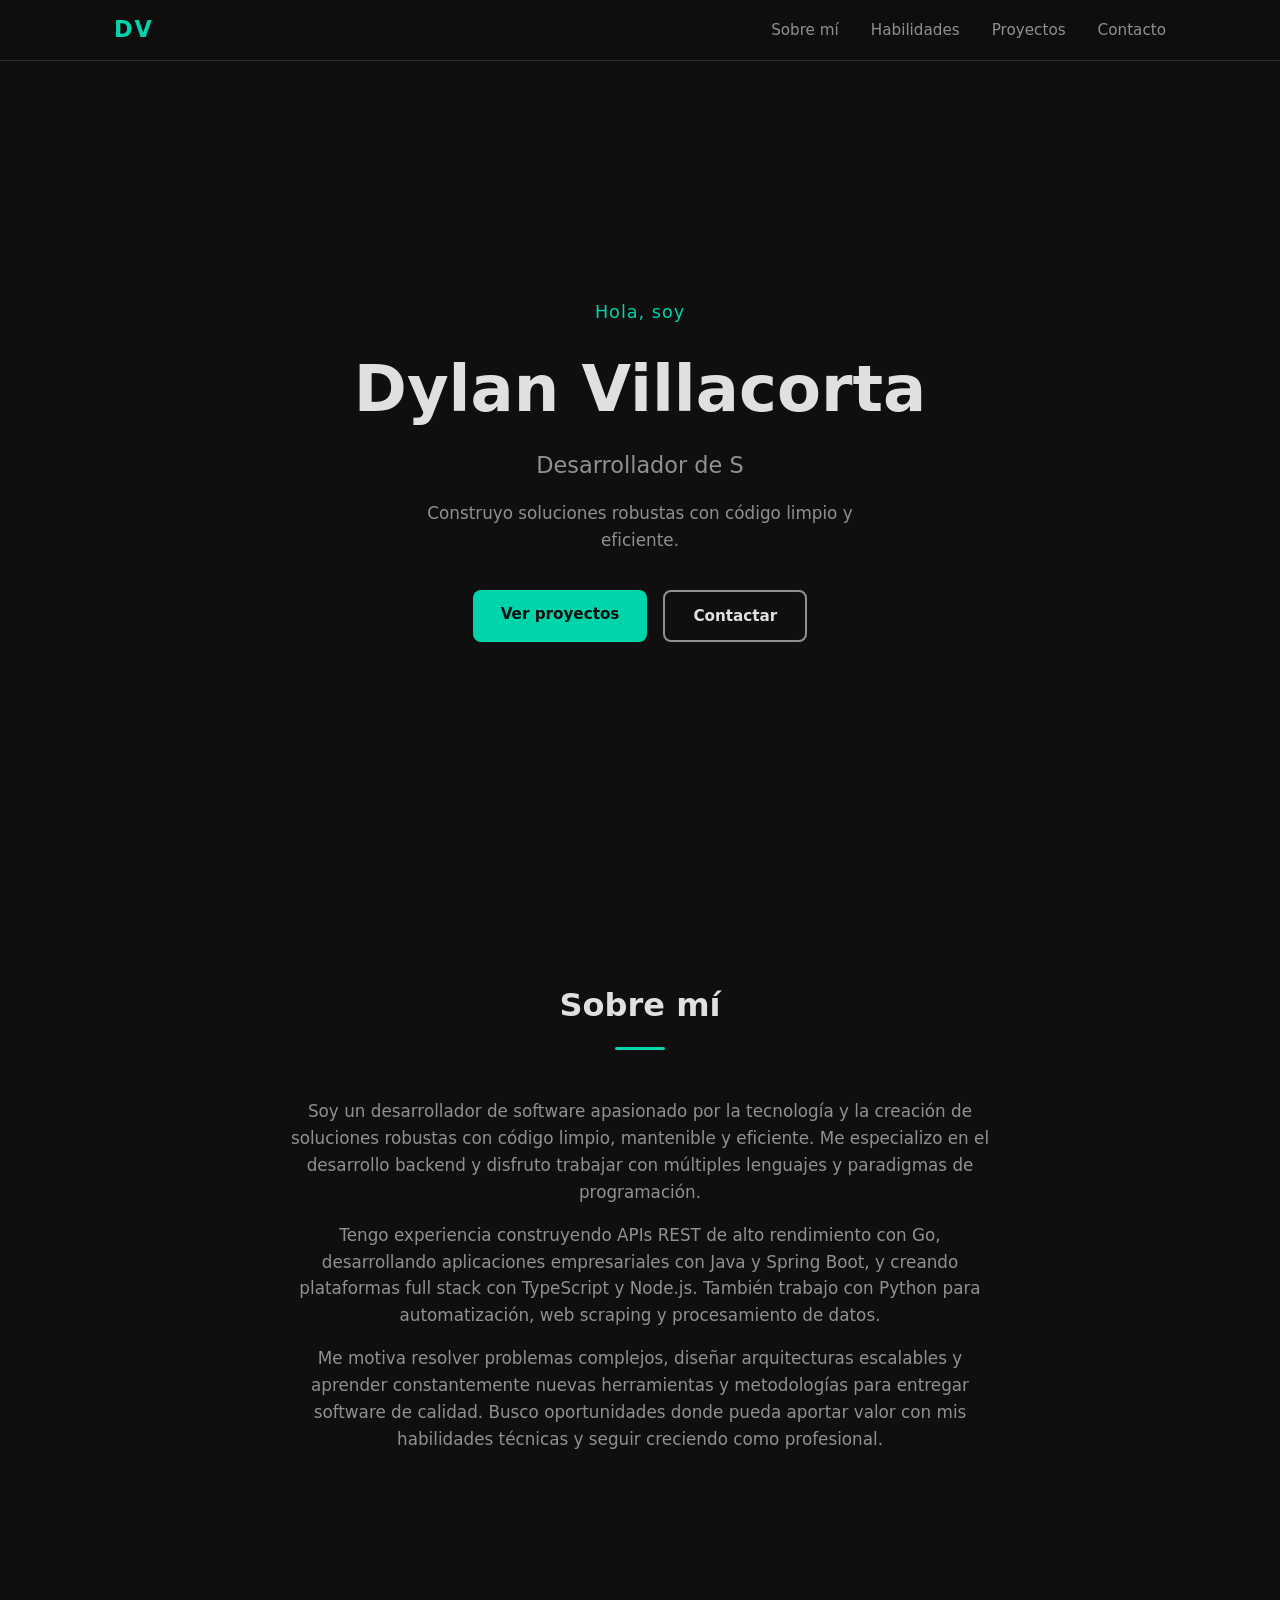
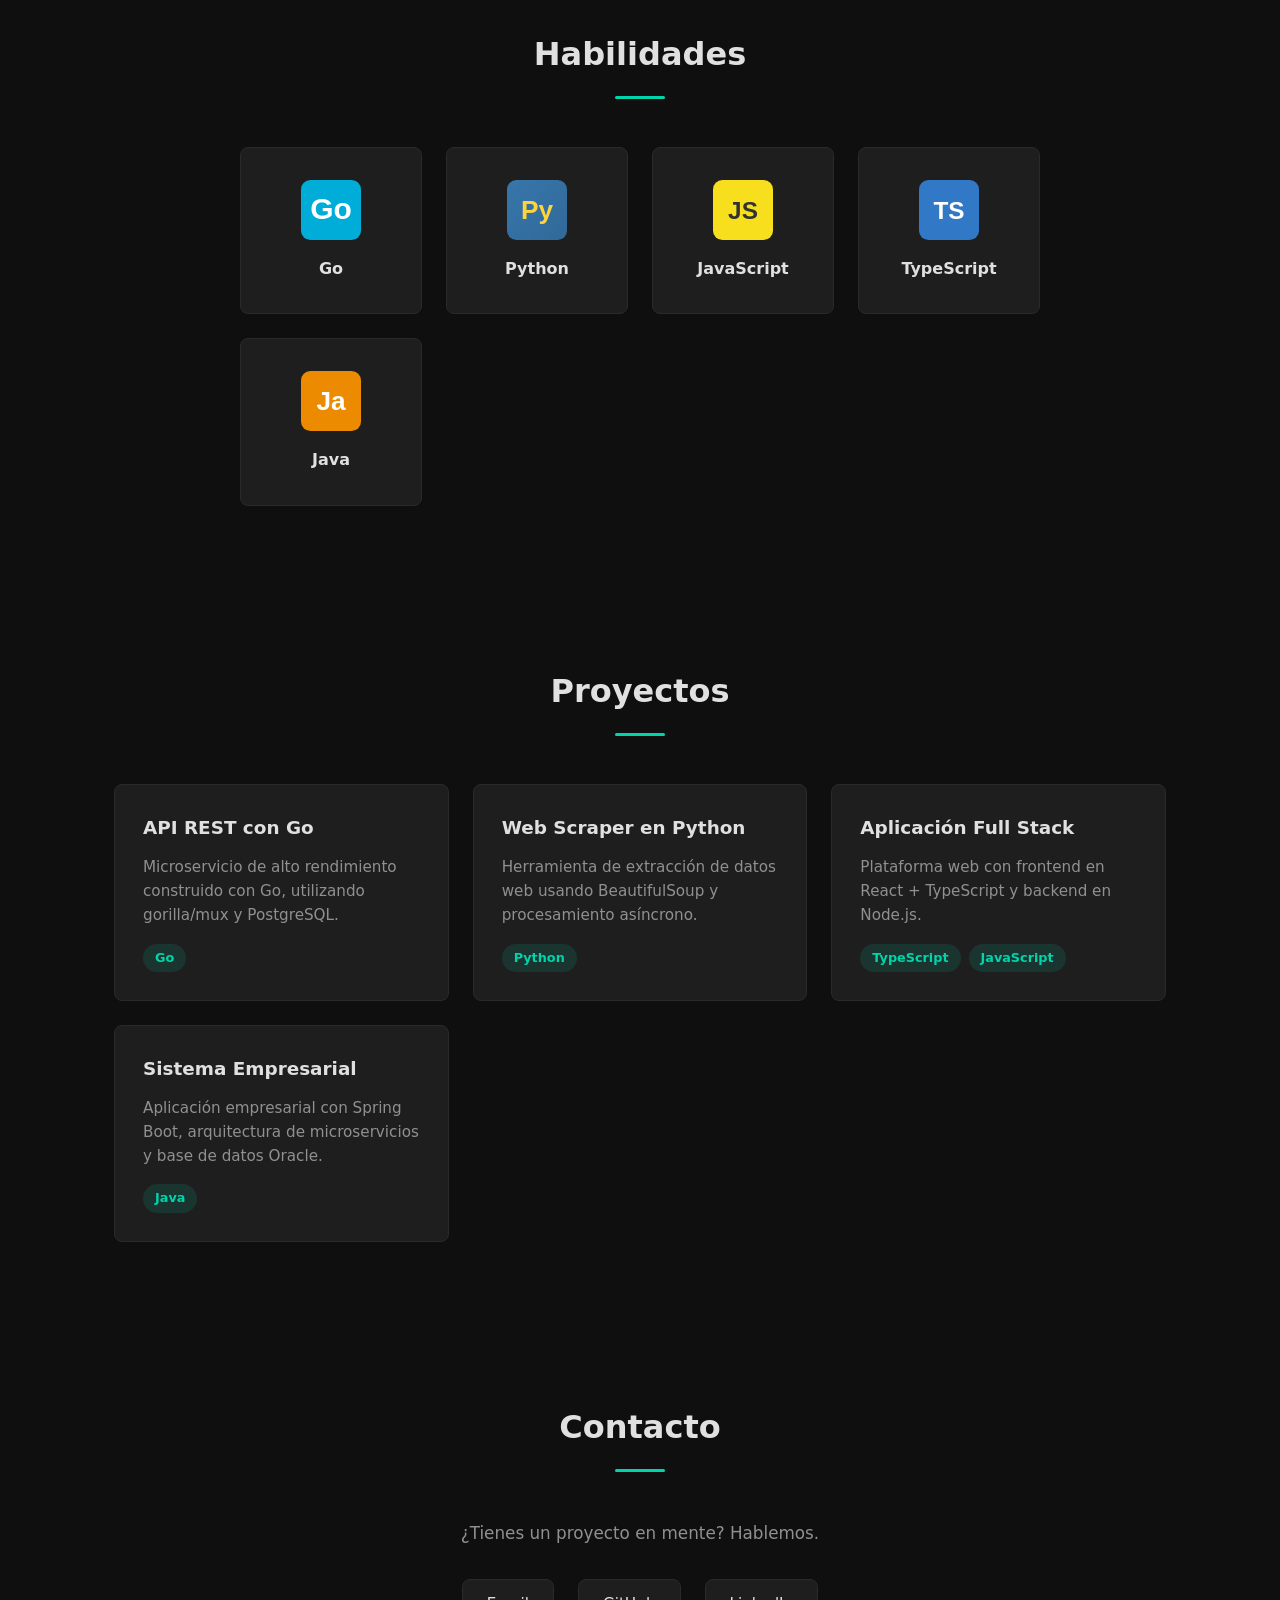
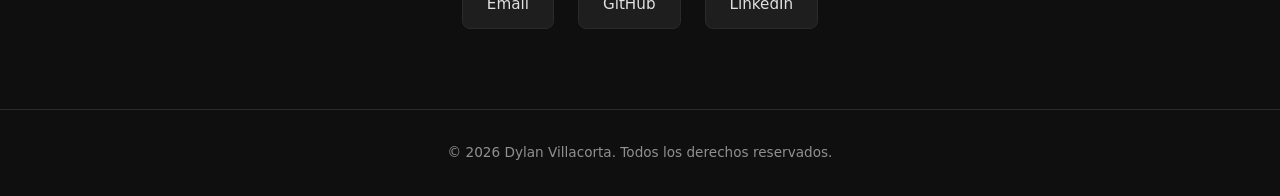
<file: src/index.html>
<!DOCTYPE html>
<html lang="es">
<head>
  <meta charset="UTF-8">
  <meta name="viewport" content="width=device-width, initial-scale=1.0">
  <meta name="description" content="Portafolio de Dylan Villacorta — Desarrollador de Software especializado en Go, Python, TypeScript y Java. Construyo soluciones robustas con código limpio y eficiente.">
  <title>Dylan Villacorta | Desarrollador de Software</title>
  <link rel="canonical" href="https://dylanvillacorta.com/">
  <meta property="og:title" content="Dylan Villacorta | Desarrollador de Software">
  <meta property="og:description" content="Desarrollador de Software especializado en Go, Python, TypeScript y Java. Backend, microservicios y aplicaciones full stack.">
  <meta property="og:url" content="https://dylanvillacorta.com/">
  <meta property="og:type" content="website">
  <meta name="twitter:card" content="summary">
  <meta name="twitter:title" content="Dylan Villacorta | Desarrollador de Software">
  <meta name="twitter:description" content="Desarrollador de Software especializado en Go, Python, TypeScript y Java.">
  <meta name="robots" content="index, follow">
  <link rel="stylesheet" href="styles.css">
  <script type="application/ld+json">
  {
    "@context": "https://schema.org",
    "@type": "Person",
    "name": "Dylan Villacorta",
    "givenName": "Dylan",
    "familyName": "Villacorta",
    "jobTitle": "Desarrollador de Software",
    "url": "https://dylanvillacorta.com/",
    "sameAs": [
      "https://github.com/dylanvillacorta",
      "https://www.linkedin.com/in/dylan-villacorta-531ba0274/"
    ],
    "email": "dyfervillacorta@outlook.com",
    "knowsAbout": ["Go", "Python", "TypeScript", "JavaScript", "Java", "Backend Development", "Microservicios", "APIs REST"]
  }
  </script>
</head>
<body>
  <nav class="navbar">
    <div class="nav-container">
      <a href="#hero" class="nav-logo">DV</a>
      <ul class="nav-links">
        <li><a href="#about">Sobre mí</a></li>
        <li><a href="#skills">Habilidades</a></li>
        <li><a href="#projects">Proyectos</a></li>
        <li><a href="#contact">Contacto</a></li>
      </ul>
    </div>
  </nav>

  <section id="hero" class="hero">
    <div class="hero-content">
      <p class="hero-greeting">Hola, soy</p>
      <h1 class="hero-name">Dylan Villacorta</h1>
      <p class="hero-role">Desarrollador de Software</p>
      <p class="hero-tagline">
        Construyo soluciones robustas con código limpio y eficiente.
      </p>
      <div class="hero-buttons">
        <a href="#projects" class="btn btn-primary">Ver proyectos</a>
        <a href="#contact" class="btn btn-outline">Contactar</a>
      </div>
    </div>
  </section>

  <section id="about" class="about">
    <div class="container">
      <h2 class="section-title">Sobre mí</h2>
      <div class="about-content">
        <div class="about-text">
          <p>
            Soy un desarrollador de software apasionado por la tecnología y la creación
            de soluciones robustas con código limpio, mantenible y eficiente.
            Me especializo en el desarrollo backend y disfruto trabajar con
            múltiples lenguajes y paradigmas de programación.
          </p>
          <p>
            Tengo experiencia construyendo APIs REST de alto rendimiento con Go,
            desarrollando aplicaciones empresariales con Java y Spring Boot,
            y creando plataformas full stack con TypeScript y Node.js.
            También trabajo con Python para automatización, web scraping
            y procesamiento de datos.
          </p>
          <p>
            Me motiva resolver problemas complejos, diseñar arquitecturas
            escalables y aprender constantemente nuevas herramientas y
            metodologías para entregar software de calidad. Busco oportunidades
            donde pueda aportar valor con mis habilidades técnicas y seguir
            creciendo como profesional.
          </p>
        </div>
      </div>
    </div>
  </section>

  <section id="skills" class="skills">
    <div class="container">
      <h2 class="section-title">Habilidades</h2>
      <div class="skills-grid">
        <div class="skill-card">
          <div class="skill-icon">
            <img src="icons/go.svg" alt="Go">
          </div>
          <h3>Go</h3>
        </div>
        <div class="skill-card">
          <div class="skill-icon">
            <img src="icons/python.svg" alt="Python">
          </div>
          <h3>Python</h3>
        </div>
        <div class="skill-card">
          <div class="skill-icon">
            <img src="icons/javascript.svg" alt="JavaScript">
          </div>
          <h3>JavaScript</h3>
        </div>
        <div class="skill-card">
          <div class="skill-icon">
            <img src="icons/typescript.svg" alt="TypeScript">
          </div>
          <h3>TypeScript</h3>
        </div>
        <div class="skill-card">
          <div class="skill-icon">
            <img src="icons/java.svg" alt="Java">
          </div>
          <h3>Java</h3>
        </div>
      </div>
    </div>
  </section>

  <section id="projects" class="projects">
    <div class="container">
      <h2 class="section-title">Proyectos</h2>
      <div class="projects-grid">
        <div class="project-card">
          <h3 class="project-title">API REST con Go</h3>
          <p class="project-desc">
            Microservicio de alto rendimiento construido con Go, 
            utilizando gorilla/mux y PostgreSQL.
          </p>
          <div class="project-tags">
            <span>Go</span>
          </div>
        </div>
        <div class="project-card">
          <h3 class="project-title">Web Scraper en Python</h3>
          <p class="project-desc">
            Herramienta de extracción de datos web usando BeautifulSoup 
            y procesamiento asíncrono.
          </p>
          <div class="project-tags">
            <span>Python</span>
          </div>
        </div>
        <div class="project-card">
          <h3 class="project-title">Aplicación Full Stack</h3>
          <p class="project-desc">
            Plataforma web con frontend en React + TypeScript y 
            backend en Node.js.
          </p>
          <div class="project-tags">
            <span>TypeScript</span>
            <span>JavaScript</span>
          </div>
        </div>
        <div class="project-card">
          <h3 class="project-title">Sistema Empresarial</h3>
          <p class="project-desc">
            Aplicación empresarial con Spring Boot, 
            arquitectura de microservicios y base de datos Oracle.
          </p>
          <div class="project-tags">
            <span>Java</span>
          </div>
        </div>
      </div>
    </div>
  </section>

  <section id="contact" class="contact">
    <div class="container">
      <h2 class="section-title">Contacto</h2>
      <p class="contact-text">
        ¿Tienes un proyecto en mente? Hablemos.
      </p>
      <div class="contact-links">
        <a href="mailto:dyfervillacorta@outlook.com" class="contact-link">
          <span>Email</span>
        </a>
        <a href="https://github.com/dylanvillacorta" target="_blank" rel="noopener noreferrer" class="contact-link">
          <span>GitHub</span>
        </a>
        <a href="https://www.linkedin.com/in/dylan-villacorta-531ba0274/" target="_blank" rel="noopener noreferrer" class="contact-link">
          <span>LinkedIn</span>
        </a>
      </div>
    </div>
  </section>

  <footer class="footer">
    <p>&copy; 2026 Dylan Villacorta. Todos los derechos reservados.</p>
  </footer>

  <script src="script.js"></script>
</body>
</html>
</file>
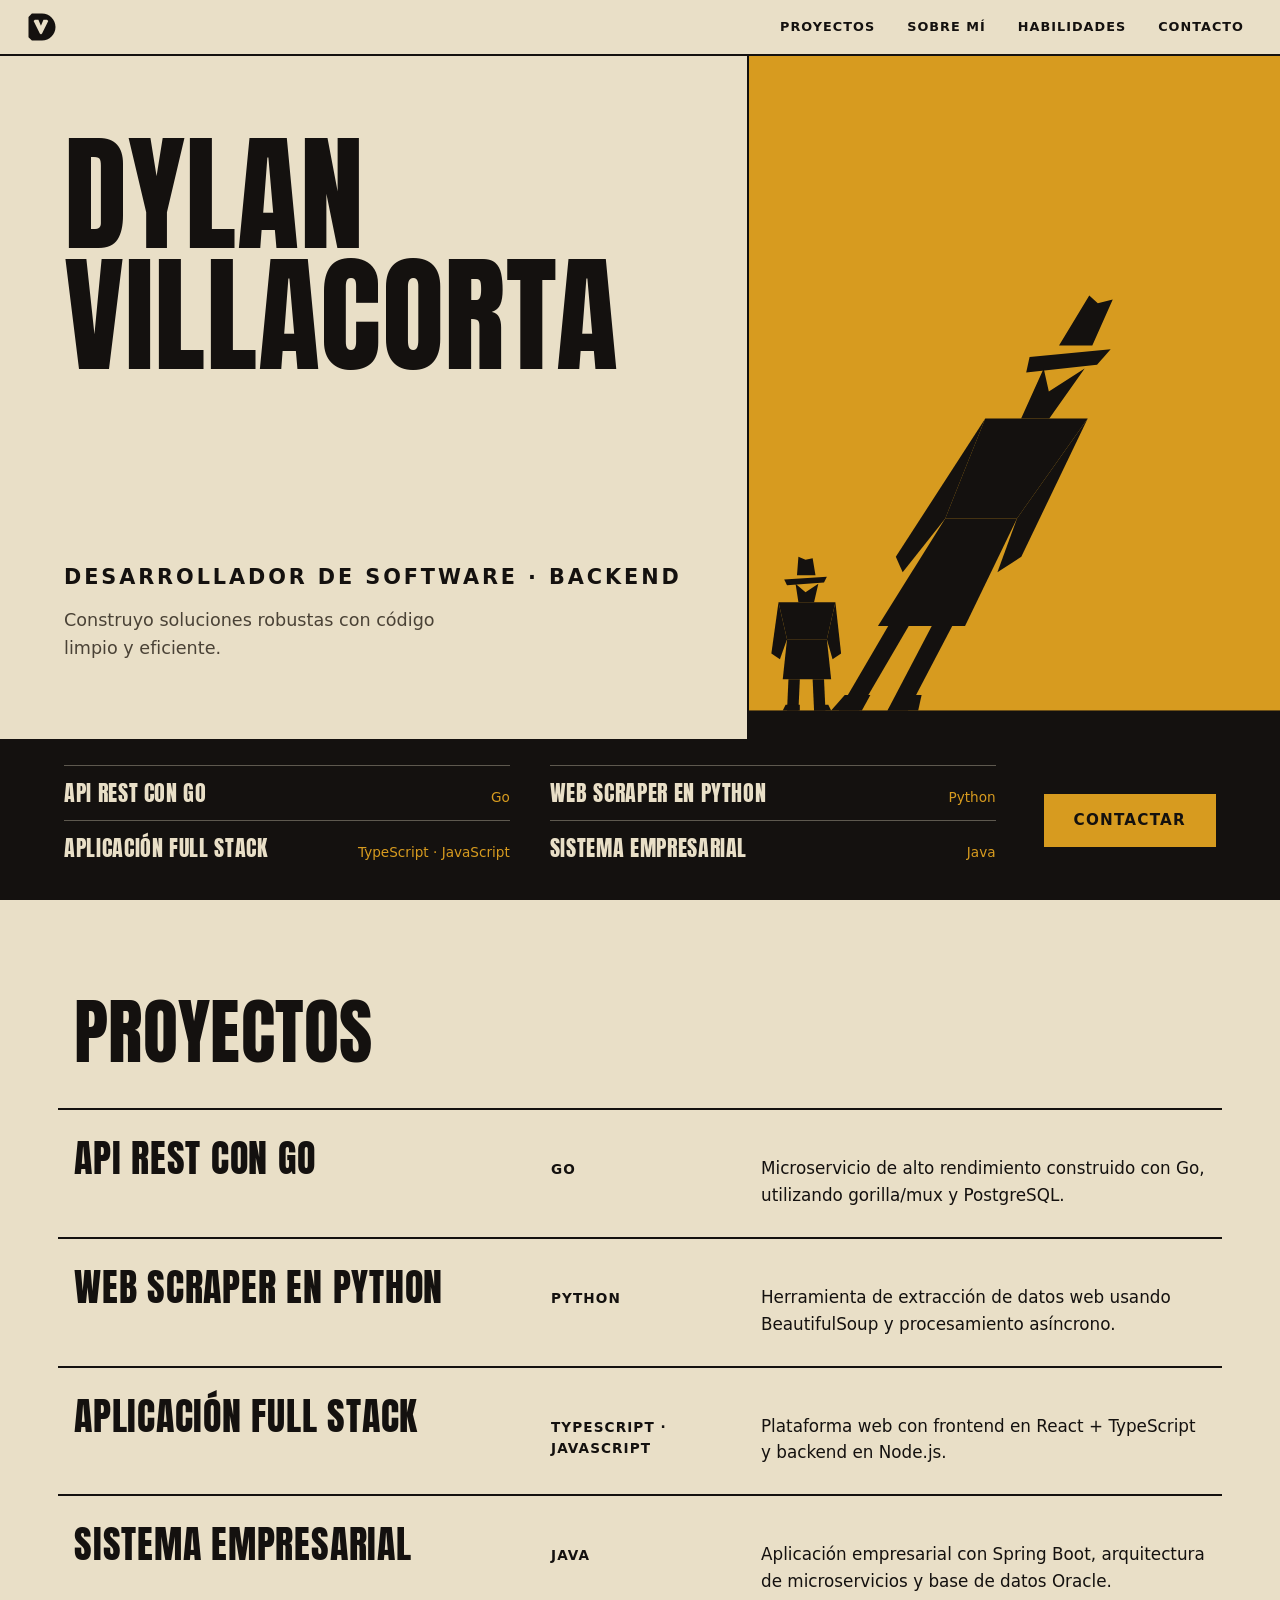
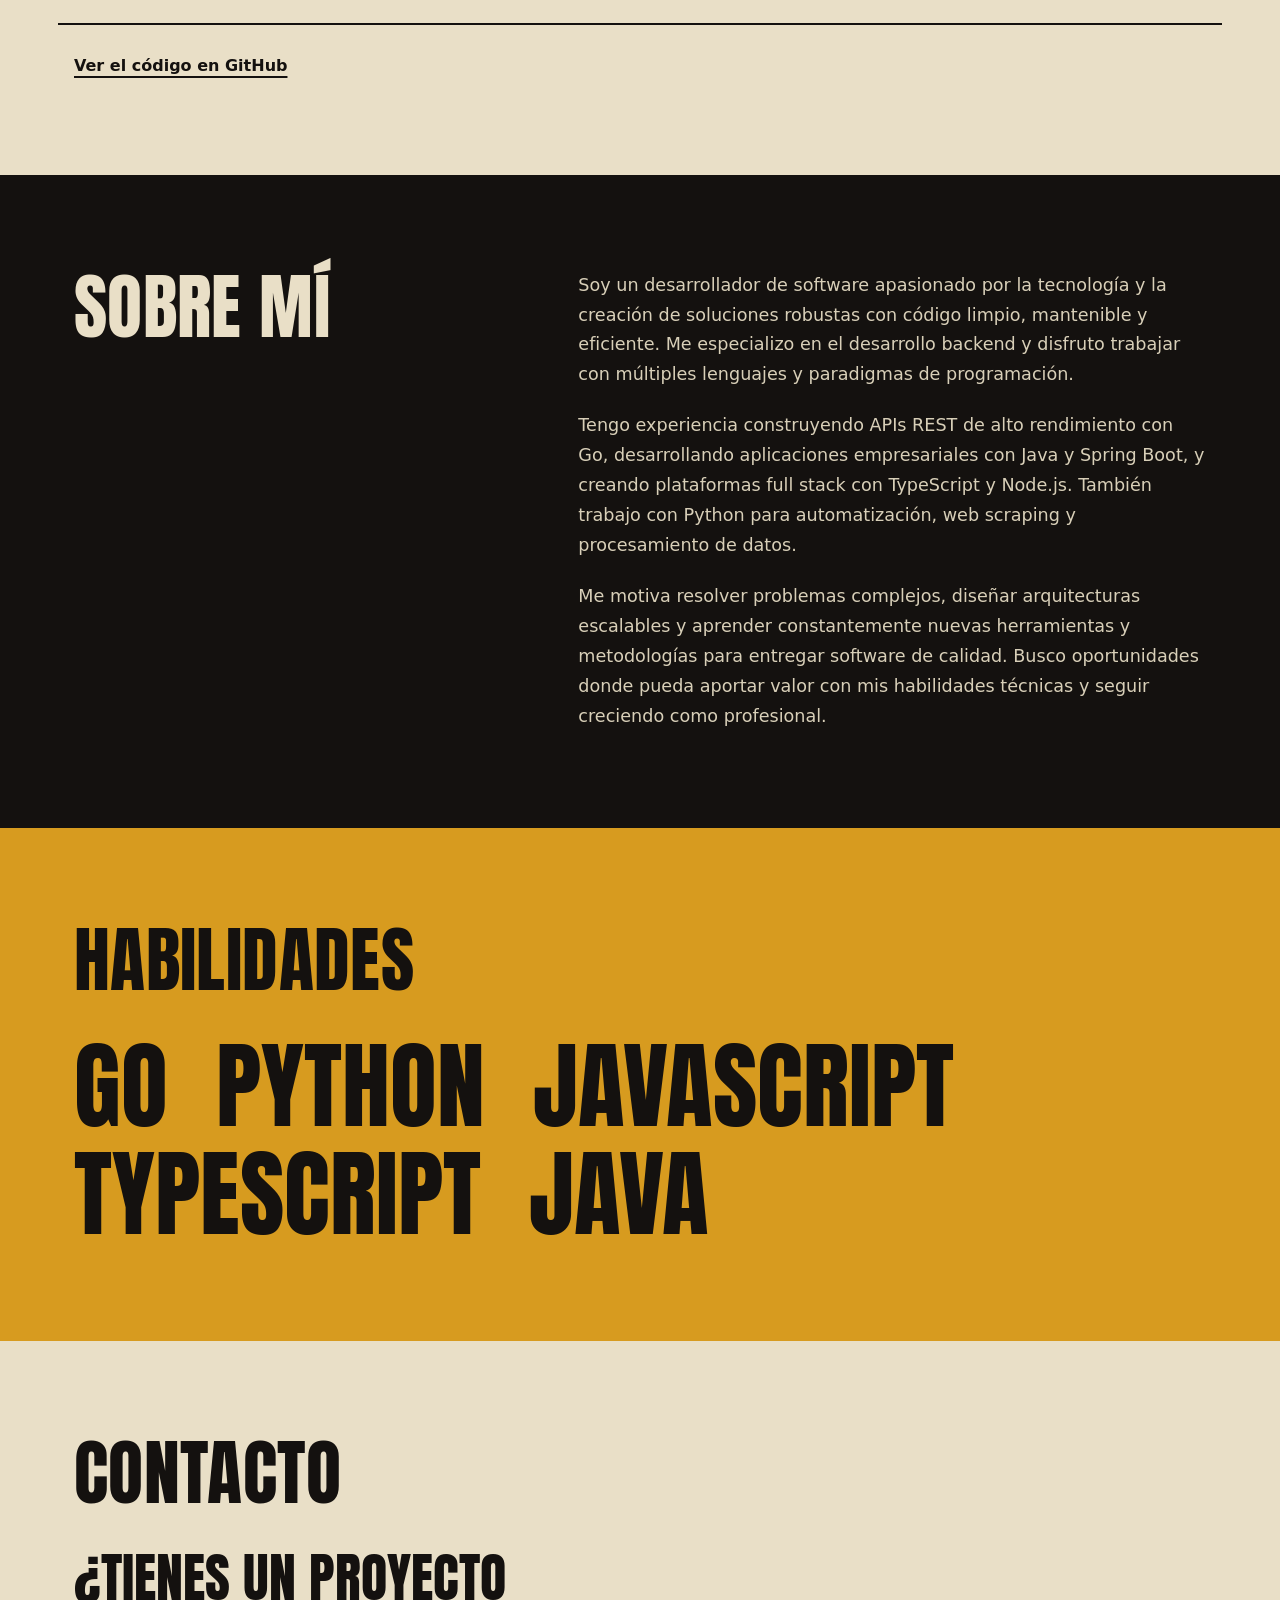
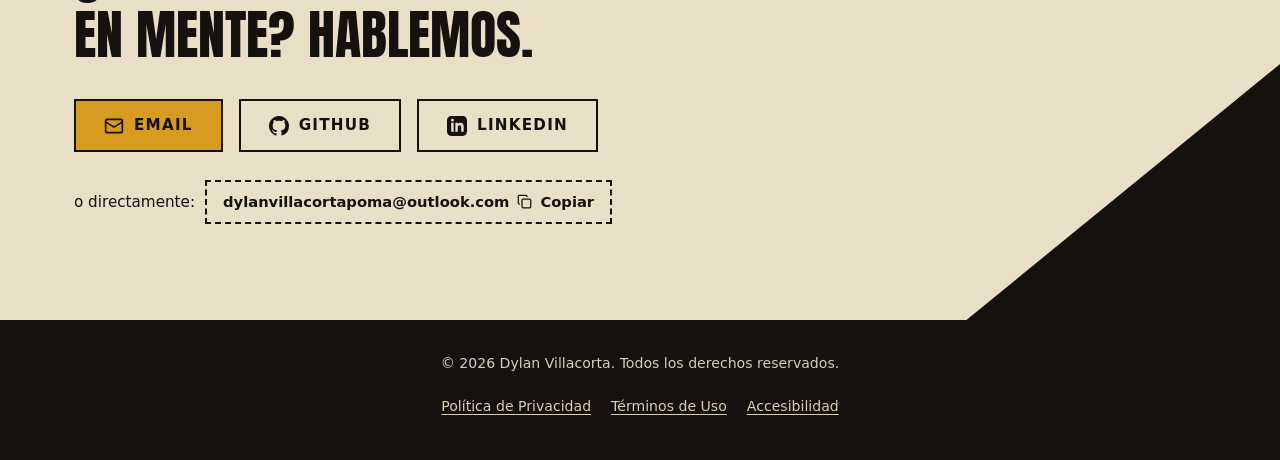
<file: app/frontend/index.html>
<!DOCTYPE html>
<html lang="es">
<head>
  <meta charset="UTF-8">
  <meta name="viewport" content="width=device-width, initial-scale=1.0">
  <meta name="description" content="Portafolio de Dylan Villacorta — Desarrollador de Software especializado en Go, Python, TypeScript y Java. Construyo soluciones robustas con código limpio y eficiente.">
  <title>Dylan Villacorta | Desarrollador de Software</title>
  <link rel="canonical" href="https://dylanvillacorta.com/">
  <meta property="og:title" content="Dylan Villacorta | Desarrollador de Software">
  <meta property="og:description" content="Desarrollador de Software especializado en Go, Python, TypeScript y Java. Backend, microservicios y aplicaciones full stack.">
  <meta property="og:url" content="https://dylanvillacorta.com/">
  <meta property="og:type" content="website">
  <meta name="twitter:card" content="summary">
  <meta name="twitter:title" content="Dylan Villacorta | Desarrollador de Software">
  <meta name="twitter:description" content="Desarrollador de Software especializado en Go, Python, TypeScript y Java.">
  <meta name="robots" content="index, follow">
  <link rel="icon" href="/favicon.ico" sizes="48x48">
  <link rel="icon" type="image/svg+xml" href="/favicon.svg?v=3" sizes="any">
  <link rel="icon" type="image/png" href="/favicon-48x48.png?v=3" sizes="48x48">
  <link rel="apple-touch-icon" href="/apple-touch-icon.png?v=3">
  <link rel="manifest" href="/site.webmanifest?v=3">
  <meta name="theme-color" content="#14110f">
  <link rel="preload" href="fonts/Anton-Regular.ttf" as="font" type="font/ttf" crossorigin>
  <link rel="stylesheet" href="styles.css?v=5">
  <script type="application/ld+json">
  {
    "@context": "https://schema.org",
    "@type": "Person",
    "name": "Dylan Villacorta",
    "givenName": "Dylan",
    "familyName": "Villacorta",
    "jobTitle": "Desarrollador de Software",
    "url": "https://dylanvillacorta.com/",
    "sameAs": [
      "https://github.com/dylanvillacorta",
      "https://www.linkedin.com/in/dylan-villacorta-531ba0274/"
    ],
    "email": "dylanvillacortapoma@outlook.com",
    "knowsAbout": ["Go", "Python", "TypeScript", "JavaScript", "Java", "Backend Development", "Microservicios", "APIs REST"]
  }
  </script>
</head>
<body>
  <a href="#main" class="skip-link">Saltar al contenido</a>
  <header class="topbar">
    <a href="#hero" class="brand" aria-label="Dylan Villacorta, ir al inicio">
      <svg viewBox="0 0 64 64" width="36" height="36" aria-hidden="true" focusable="false"><path fill="currentColor" fill-rule="evenodd" d="M8 14L14 8H32C45.3 8 56 18.7 56 32C56 45.3 45.3 56 32 56H14L8 50ZM17.1 21.2L19.3 19L25.6 19L30.1 29.6L34.6 19L40.9 19L43.1 21.2L32.1 43.5L30.6 45L29.6 45L28.1 43.5Z"/></svg>
    </a>
    <nav aria-label="Navegación principal">
      <ul class="nav-links">
        <li><a href="#projects">Proyectos</a></li>
        <li><a href="#about">Sobre mí</a></li>
        <li><a href="#skills">Habilidades</a></li>
        <li><a href="#contact">Contacto</a></li>
      </ul>
    </nav>
  </header>

  <main id="main">
  <section id="hero" class="sheet">
    <div class="sheet-title">
      <h1 class="title"><span>Dylan</span> <span>Villacorta</span></h1>
      <div class="sheet-lead">
        <p class="role">Desarrollador de software · Backend</p>
        <p class="tagline">Construyo soluciones robustas con código limpio y eficiente.</p>
      </div>
    </div>

    <div class="wall" aria-hidden="true">
      <svg class="scene" viewBox="0 0 420 480" preserveAspectRatio="xMidYMax slice" focusable="false">
        <defs>
          <g id="figure">
            <!-- Fedora crown -->
            <polygon points="57,365 58,352 63,354 68,353 70,365"/>
            <!-- Fedora brim -->
            <polygon points="48,368 78,366 76,370 50,372"/>
            <!-- Collar / lapels -->
            <polygon points="56,371 63,377 72,371 69,384 58,384"/>
            <!-- Shoulders / chest -->
            <polygon points="44,384 84,384 78,410 50,410"/>
            <!-- Left arm / pocket -->
            <polygon points="44,384 50,410 45,424 39,420"/>
            <!-- Right arm -->
            <polygon points="84,384 88,420 82,424 78,410"/>
            <!-- Coat skirt -->
            <polygon points="50,410 78,410 81,438 47,438"/>
            <!-- Left leg -->
            <polygon points="51,438 59,438 58,460 50,460"/>
            <!-- Left shoe -->
            <polygon points="47,460 59,460 59,456 49,456"/>
            <!-- Right leg -->
            <polygon points="68,438 76,438 77,460 69,460"/>
            <!-- Right shoe -->
            <polygon points="69,460 81,460 79,456 70,456"/>
          </g>
        </defs>
        <rect class="scene-wall" x="-50" y="0" width="550" height="480"/>
        <rect class="scene-street" x="-50" y="460" width="550" height="40"/>
        <use class="scene-shadow" href="#figure"/>
        <use class="scene-figure" href="#figure"/>
      </svg>
    </div>

    <div class="billing">
      <ul class="credits">
        <li><a href="#p-go"><span class="credit-name">API REST con Go</span><span class="credit-stack">Go</span></a></li>
        <li><a href="#p-python"><span class="credit-name">Web Scraper en Python</span><span class="credit-stack">Python</span></a></li>
        <li><a href="#p-fullstack"><span class="credit-name">Aplicación Full Stack</span><span class="credit-stack">TypeScript · JavaScript</span></a></li>
        <li><a href="#p-java"><span class="credit-name">Sistema Empresarial</span><span class="credit-stack">Java</span></a></li>
      </ul>
      <a href="#contact" class="btn btn-amber">Contactar</a>
    </div>
  </section>

  <section id="projects" class="projects">
    <div class="wrap">
      <h2 class="h2">Proyectos</h2>
      <div class="project-list">
        <article class="project" id="p-go">
          <h3 class="project-title">API REST con Go</h3>
          <p class="project-stack">Go</p>
          <p class="project-desc">Microservicio de alto rendimiento construido con Go, utilizando gorilla/mux y PostgreSQL.</p>
        </article>
        <article class="project" id="p-python">
          <h3 class="project-title">Web Scraper en Python</h3>
          <p class="project-stack">Python</p>
          <p class="project-desc">Herramienta de extracción de datos web usando BeautifulSoup y procesamiento asíncrono.</p>
        </article>
        <article class="project" id="p-fullstack">
          <h3 class="project-title">Aplicación Full Stack</h3>
          <p class="project-stack">TypeScript · JavaScript</p>
          <p class="project-desc">Plataforma web con frontend en React + TypeScript y backend en Node.js.</p>
        </article>
        <article class="project" id="p-java">
          <h3 class="project-title">Sistema Empresarial</h3>
          <p class="project-stack">Java</p>
          <p class="project-desc">Aplicación empresarial con Spring Boot, arquitectura de microservicios y base de datos Oracle.</p>
        </article>
      </div>
      <p class="projects-more"><a href="https://github.com/dylanvillacorta" target="_blank" rel="noopener noreferrer">Ver el código en GitHub<span class="sr-only"> (se abre en una pestaña nueva)</span></a></p>
    </div>
  </section>

  <section id="about" class="about">
    <div class="wrap about-grid">
      <h2 class="h2">Sobre mí</h2>
      <div class="about-text">
        <p>
          Soy un desarrollador de software apasionado por la tecnología y la creación
          de soluciones robustas con código limpio, mantenible y eficiente.
          Me especializo en el desarrollo backend y disfruto trabajar con
          múltiples lenguajes y paradigmas de programación.
        </p>
        <p>
          Tengo experiencia construyendo APIs REST de alto rendimiento con Go,
          desarrollando aplicaciones empresariales con Java y Spring Boot,
          y creando plataformas full stack con TypeScript y Node.js.
          También trabajo con Python para automatización, web scraping
          y procesamiento de datos.
        </p>
        <p>
          Me motiva resolver problemas complejos, diseñar arquitecturas
          escalables y aprender constantemente nuevas herramientas y
          metodologías para entregar software de calidad. Busco oportunidades
          donde pueda aportar valor con mis habilidades técnicas y seguir
          creciendo como profesional.
        </p>
      </div>
    </div>
  </section>

  <section id="skills" class="skills">
    <div class="wrap">
      <h2 class="h2">Habilidades</h2>
      <ul class="skill-list">
        <li>Go</li>
        <li>Python</li>
        <li>JavaScript</li>
        <li>TypeScript</li>
        <li>Java</li>
      </ul>
    </div>
  </section>

  <section id="contact" class="contact">
    <div class="contact-shadow" aria-hidden="true">
      <svg viewBox="0 0 400 300" preserveAspectRatio="none" focusable="false">
        <polygon points="120,300 400,60 400,300"/>
      </svg>
    </div>
    <div class="wrap">
      <h2 class="h2">Contacto</h2>
      <p class="contact-text">¿Tienes un proyecto en mente? Hablemos.</p>
      <div class="contact-links">
        <a href="mailto:dylanvillacortapoma@outlook.com" class="btn btn-amber">
          <svg class="contact-icon" aria-hidden="true" focusable="false" width="20" height="20" viewBox="0 0 24 24" fill="none" stroke="currentColor" stroke-width="2" stroke-linecap="round" stroke-linejoin="round">
            <rect x="2" y="4" width="20" height="16" rx="2"></rect>
            <path d="m22 7-8.97 5.7a1.94 1.94 0 0 1-2.06 0L2 7"></path>
          </svg>
          <span>Email</span>
        </a>
        <a href="https://github.com/dylanvillacorta" target="_blank" rel="noopener noreferrer" class="btn btn-line" aria-label="GitHub de Dylan Villacorta (se abre en una pestaña nueva)">
          <svg class="contact-icon" aria-hidden="true" focusable="false" width="20" height="20" viewBox="0 0 24 24" fill="currentColor">
            <path d="M12 0C5.37 0 0 5.37 0 12c0 5.31 3.435 9.795 8.205 11.385.6.105.825-.255.825-.57 0-.285-.015-1.23-.015-2.235-3.015.555-3.795-.735-4.035-1.41-.135-.345-.72-1.41-1.23-1.695-.42-.225-1.02-.78-.015-.795.945-.015 1.62.87 1.845 1.23 1.08 1.815 2.805 1.305 3.495.99.105-.78.42-1.305.765-1.605-2.67-.3-5.46-1.335-5.46-5.925 0-1.305.465-2.385 1.23-3.225-.12-.3-.54-1.53.12-3.18 0 0 1.005-.315 3.3 1.23.96-.27 1.98-.405 3-.405s2.04.135 3 .405c2.295-1.56 3.3-1.23 3.3-1.23.66 1.65.24 2.88.12 3.18.765.84 1.23 1.905 1.23 3.225 0 4.605-2.805 5.625-5.475 5.925.435.375.81 1.095.81 2.22 0 1.605-.015 2.895-.015 3.3 0 .315.225.69.825.57A12.02 12.02 0 0024 12c0-6.63-5.37-12-12-12z"/>
          </svg>
          <span>GitHub</span>
        </a>
        <a href="https://www.linkedin.com/in/dylan-villacorta-531ba0274/" target="_blank" rel="noopener noreferrer" class="btn btn-line" aria-label="LinkedIn de Dylan Villacorta (se abre en una pestaña nueva)">
          <svg class="contact-icon" aria-hidden="true" focusable="false" width="20" height="20" viewBox="0 0 24 24" fill="currentColor">
            <path d="M19 0h-14c-2.761 0-5 2.239-5 5v14c0 2.761 2.239 5 5 5h14c2.762 0 5-2.239 5-5v-14c0-2.761-2.238-5-5-5zm-11 19h-3v-11h3v11zm-1.5-12.268c-.966 0-1.75-.79-1.75-1.764s.784-1.764 1.75-1.764 1.75.79 1.75 1.764-.783 1.764-1.75 1.764zm13.5 12.268h-3v-5.604c0-3.368-4-3.113-4 0v5.604h-3v-11h3v1.765c1.396-2.586 7-2.777 7 2.476v6.759z"/>
          </svg>
          <span>LinkedIn</span>
        </a>
      </div>
      <div class="contact-email-badge">
        <span class="email-badge-label">o directamente:</span>
        <button type="button" class="email-badge-btn" id="inlineCopyBtn" aria-label="Copiar correo electrónico dylanvillacortapoma@outlook.com al portapapeles">
          <span class="email-badge-val">dylanvillacortapoma@outlook.com</span>
          <svg class="copy-icon" aria-hidden="true" focusable="false" width="15" height="15" viewBox="0 0 24 24" fill="none" stroke="currentColor" stroke-width="2" stroke-linecap="round" stroke-linejoin="round">
            <rect width="14" height="14" x="8" y="8" rx="2" ry="2"/>
            <path d="M4 16c-1.1 0-2-.9-2-2V4c0-1.1.9-2 2-2h10c1.1 0 2 .9 2 2"/>
          </svg>
          <svg class="check-icon" aria-hidden="true" focusable="false" width="15" height="15" viewBox="0 0 24 24" fill="none" stroke="currentColor" stroke-width="2" stroke-linecap="round" stroke-linejoin="round">
            <polyline points="20 6 9 17 4 12"/>
          </svg>
          <span class="copy-badge-text" aria-live="polite">Copiar</span>
        </button>
      </div>
    </div>
  </section>
  </main>

  <footer class="footer">
    <p class="footer-copy">&copy; 2026 Dylan Villacorta. Todos los derechos reservados.</p>
    <nav aria-label="Información legal" class="footer-legal">
      <a href="/privacidad">Política de Privacidad</a>
      <a href="/terminos">Términos de Uso</a>
      <a href="/accesibilidad">Accesibilidad</a>
    </nav>
  </footer>

  <script src="script.js?v=4"></script>
</body>
</html>
</file>
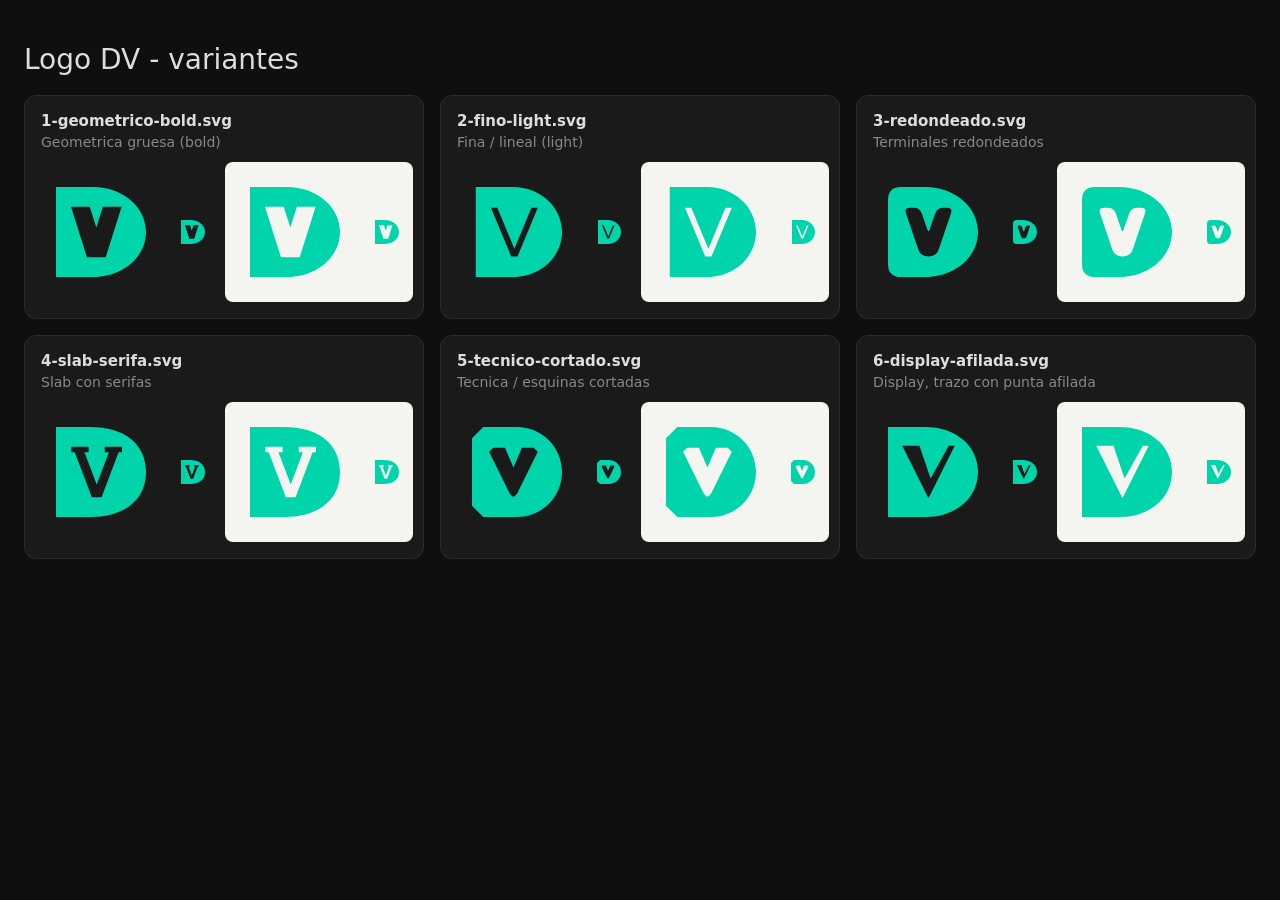
<file: design/final/preview.html>
<!doctype html><html lang="es"><meta charset="utf-8"><title>Variantes logo DV</title><style>body{background:#0f0f0f;color:#ddd;font:14px system-ui;margin:0;padding:24px}h1{font-weight:500}.g{display:grid;grid-template-columns:repeat(auto-fill,minmax(400px,1fr));gap:16px}.c{background:#1a1a1a;border:1px solid #2a2a2a;border-radius:12px;padding:16px}h3{margin:0 0 4px;font-size:15px}p{margin:0 0 12px;color:#888}.r{display:flex;align-items:center;gap:16px}.l{display:flex;align-items:center;gap:16px;background:#f4f4f0;padding:10px;border-radius:8px;margin-left:auto}</style><h1>Logo DV - variantes</h1><div class="g"><div class="c"><h3>1-geometrico-bold.svg</h3><p>Geometrica gruesa (bold)</p><div class="r"><img src="1-geometrico-bold.svg" width="120" height="120"><img src="1-geometrico-bold.svg" width="32" height="32"><span class="l"><img src="1-geometrico-bold.svg" width="120" height="120"><img src="1-geometrico-bold.svg" width="32" height="32"></span></div></div><div class="c"><h3>2-fino-light.svg</h3><p>Fina / lineal (light)</p><div class="r"><img src="2-fino-light.svg" width="120" height="120"><img src="2-fino-light.svg" width="32" height="32"><span class="l"><img src="2-fino-light.svg" width="120" height="120"><img src="2-fino-light.svg" width="32" height="32"></span></div></div><div class="c"><h3>3-redondeado.svg</h3><p>Terminales redondeados</p><div class="r"><img src="3-redondeado.svg" width="120" height="120"><img src="3-redondeado.svg" width="32" height="32"><span class="l"><img src="3-redondeado.svg" width="120" height="120"><img src="3-redondeado.svg" width="32" height="32"></span></div></div><div class="c"><h3>4-slab-serifa.svg</h3><p>Slab con serifas</p><div class="r"><img src="4-slab-serifa.svg" width="120" height="120"><img src="4-slab-serifa.svg" width="32" height="32"><span class="l"><img src="4-slab-serifa.svg" width="120" height="120"><img src="4-slab-serifa.svg" width="32" height="32"></span></div></div><div class="c"><h3>5-tecnico-cortado.svg</h3><p>Tecnica / esquinas cortadas</p><div class="r"><img src="5-tecnico-cortado.svg" width="120" height="120"><img src="5-tecnico-cortado.svg" width="32" height="32"><span class="l"><img src="5-tecnico-cortado.svg" width="120" height="120"><img src="5-tecnico-cortado.svg" width="32" height="32"></span></div></div><div class="c"><h3>6-display-afilada.svg</h3><p>Display, trazo con punta afilada</p><div class="r"><img src="6-display-afilada.svg" width="120" height="120"><img src="6-display-afilada.svg" width="32" height="32"><span class="l"><img src="6-display-afilada.svg" width="120" height="120"><img src="6-display-afilada.svg" width="32" height="32"></span></div></div></div></html>
</file>
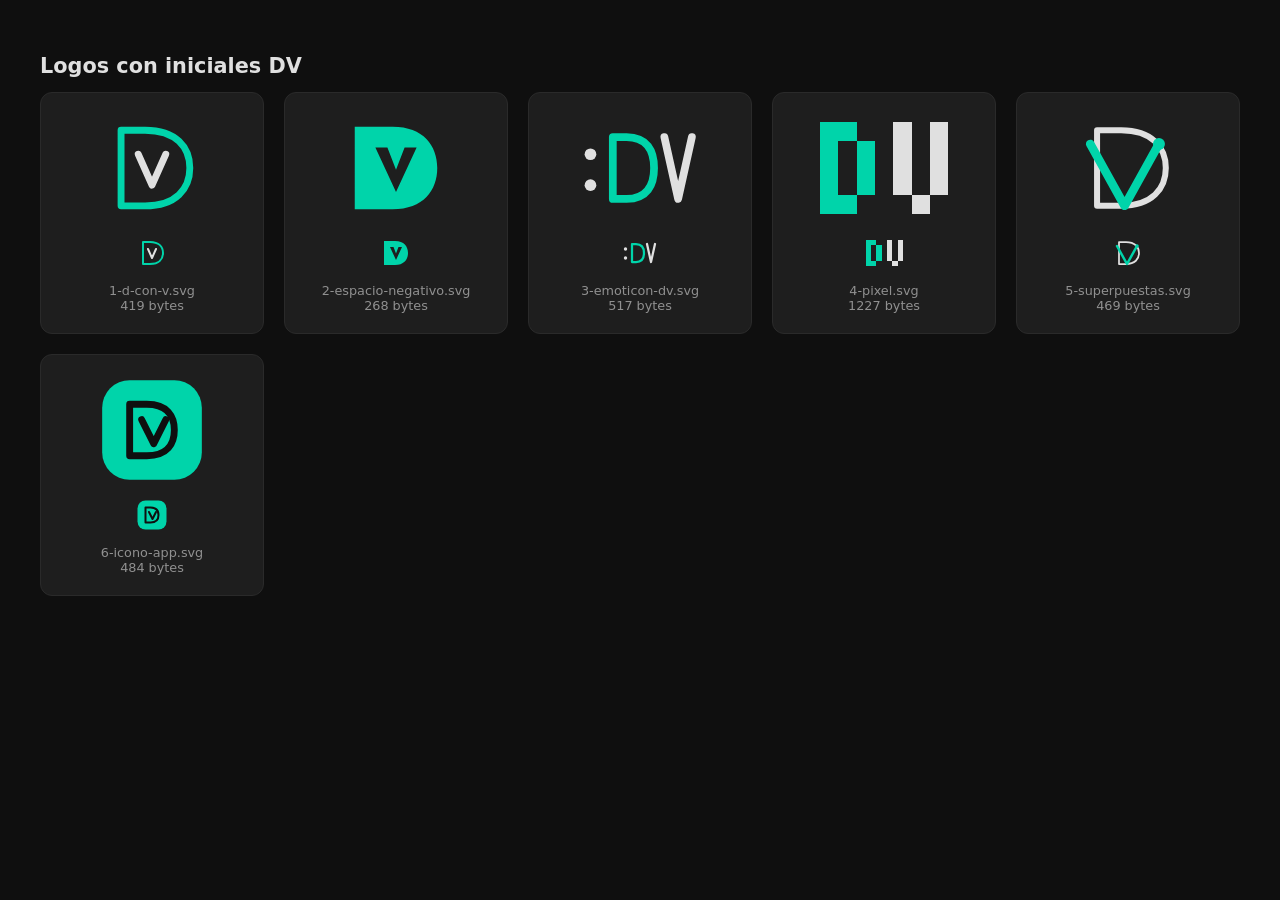
<file: design/iniciales/preview.html>
<!DOCTYPE html><html lang="es"><meta charset="utf-8"><title>Logos DV</title><style>
body{background:#0f0f0f;color:#e0e0e0;font-family:system-ui;padding:32px}h1{font-size:1.3rem}
main{display:grid;grid-template-columns:repeat(auto-fit,minmax(200px,1fr));gap:20px}
figure{margin:0;background:#1e1e1e;border:1px solid #2a2a2a;border-radius:12px;padding:20px;text-align:center}
.big svg{height:110px;width:auto;max-width:100%}.small svg{height:32px;width:auto;margin:10px}figcaption{font-size:.8rem;color:#909090}</style>
<h1>Logos con iniciales DV</h1><main><figure><div class="big"><svg xmlns="http://www.w3.org/2000/svg" viewBox="0 0 64 64" width="64" height="64" role="img" aria-label="Logo DV de Dylan Villacorta"><path d="M14 10V54H28C46 54 54 44 54 32C54 20 46 10 28 10Z" fill="none" stroke="#00d4aa" stroke-width="4" stroke-linecap="round" stroke-linejoin="round"/><path d="M24 24L32 42L40 24" fill="none" stroke="#e0e0e0" stroke-width="4" stroke-linecap="round" stroke-linejoin="round"/></svg>
</div><div class="small"><svg xmlns="http://www.w3.org/2000/svg" viewBox="0 0 64 64" width="64" height="64" role="img" aria-label="Logo DV de Dylan Villacorta"><path d="M14 10V54H28C46 54 54 44 54 32C54 20 46 10 28 10Z" fill="none" stroke="#00d4aa" stroke-width="4" stroke-linecap="round" stroke-linejoin="round"/><path d="M24 24L32 42L40 24" fill="none" stroke="#e0e0e0" stroke-width="4" stroke-linecap="round" stroke-linejoin="round"/></svg>
</div><figcaption>1-d-con-v.svg<br>419 bytes</figcaption></figure>
<figure><div class="big"><svg xmlns="http://www.w3.org/2000/svg" viewBox="0 0 64 64" width="64" height="64" role="img" aria-label="Logo DV de Dylan Villacorta"><path fill-rule="evenodd" fill="#00d4aa" d="M8 8H30C48 8 56 19 56 32C56 45 48 56 30 56H8ZM20 20L32 46L44 20H37L32 33L27 20Z"/></svg>
</div><div class="small"><svg xmlns="http://www.w3.org/2000/svg" viewBox="0 0 64 64" width="64" height="64" role="img" aria-label="Logo DV de Dylan Villacorta"><path fill-rule="evenodd" fill="#00d4aa" d="M8 8H30C48 8 56 19 56 32C56 45 48 56 30 56H8ZM20 20L32 46L44 20H37L32 33L27 20Z"/></svg>
</div><figcaption>2-espacio-negativo.svg<br>268 bytes</figcaption></figure>
<figure><div class="big"><svg xmlns="http://www.w3.org/2000/svg" viewBox="0 0 76 64" width="76" height="64" role="img" aria-label="Logo DV de Dylan Villacorta"><circle cx="9" cy="24" r="3.4" fill="#e0e0e0"/><circle cx="9" cy="42" r="3.4" fill="#e0e0e0"/><path d="M22 14V50H30C42 50 46 42 46 32C46 22 42 14 30 14Z" fill="none" stroke="#00d4aa" stroke-width="4.5" stroke-linecap="round" stroke-linejoin="round"/><path d="M52 14L60 50L68 14" fill="none" stroke="#e0e0e0" stroke-width="4.5" stroke-linecap="round" stroke-linejoin="round"/></svg>
</div><div class="small"><svg xmlns="http://www.w3.org/2000/svg" viewBox="0 0 76 64" width="76" height="64" role="img" aria-label="Logo DV de Dylan Villacorta"><circle cx="9" cy="24" r="3.4" fill="#e0e0e0"/><circle cx="9" cy="42" r="3.4" fill="#e0e0e0"/><path d="M22 14V50H30C42 50 46 42 46 32C46 22 42 14 30 14Z" fill="none" stroke="#00d4aa" stroke-width="4.5" stroke-linecap="round" stroke-linejoin="round"/><path d="M52 14L60 50L68 14" fill="none" stroke="#e0e0e0" stroke-width="4.5" stroke-linecap="round" stroke-linejoin="round"/></svg>
</div><figcaption>3-emoticon-dv.svg<br>517 bytes</figcaption></figure>
<figure><div class="big"><svg xmlns="http://www.w3.org/2000/svg" viewBox="-0.5 -0.5 8 6" width="80" height="60" role="img" aria-label="Logo DV de Dylan Villacorta"><g shape-rendering="crispEdges"><rect x="0" y="0" width="1" height="1" fill="#00d4aa"/><rect x="1" y="0" width="1" height="1" fill="#00d4aa"/><rect x="0" y="1" width="1" height="1" fill="#00d4aa"/><rect x="2" y="1" width="1" height="1" fill="#00d4aa"/><rect x="0" y="2" width="1" height="1" fill="#00d4aa"/><rect x="2" y="2" width="1" height="1" fill="#00d4aa"/><rect x="0" y="3" width="1" height="1" fill="#00d4aa"/><rect x="2" y="3" width="1" height="1" fill="#00d4aa"/><rect x="0" y="4" width="1" height="1" fill="#00d4aa"/><rect x="1" y="4" width="1" height="1" fill="#00d4aa"/><rect x="4" y="0" width="1" height="1" fill="#e0e0e0"/><rect x="6" y="0" width="1" height="1" fill="#e0e0e0"/><rect x="4" y="1" width="1" height="1" fill="#e0e0e0"/><rect x="6" y="1" width="1" height="1" fill="#e0e0e0"/><rect x="4" y="2" width="1" height="1" fill="#e0e0e0"/><rect x="6" y="2" width="1" height="1" fill="#e0e0e0"/><rect x="4" y="3" width="1" height="1" fill="#e0e0e0"/><rect x="6" y="3" width="1" height="1" fill="#e0e0e0"/><rect x="5" y="4" width="1" height="1" fill="#e0e0e0"/></g></svg>
</div><div class="small"><svg xmlns="http://www.w3.org/2000/svg" viewBox="-0.5 -0.5 8 6" width="80" height="60" role="img" aria-label="Logo DV de Dylan Villacorta"><g shape-rendering="crispEdges"><rect x="0" y="0" width="1" height="1" fill="#00d4aa"/><rect x="1" y="0" width="1" height="1" fill="#00d4aa"/><rect x="0" y="1" width="1" height="1" fill="#00d4aa"/><rect x="2" y="1" width="1" height="1" fill="#00d4aa"/><rect x="0" y="2" width="1" height="1" fill="#00d4aa"/><rect x="2" y="2" width="1" height="1" fill="#00d4aa"/><rect x="0" y="3" width="1" height="1" fill="#00d4aa"/><rect x="2" y="3" width="1" height="1" fill="#00d4aa"/><rect x="0" y="4" width="1" height="1" fill="#00d4aa"/><rect x="1" y="4" width="1" height="1" fill="#00d4aa"/><rect x="4" y="0" width="1" height="1" fill="#e0e0e0"/><rect x="6" y="0" width="1" height="1" fill="#e0e0e0"/><rect x="4" y="1" width="1" height="1" fill="#e0e0e0"/><rect x="6" y="1" width="1" height="1" fill="#e0e0e0"/><rect x="4" y="2" width="1" height="1" fill="#e0e0e0"/><rect x="6" y="2" width="1" height="1" fill="#e0e0e0"/><rect x="4" y="3" width="1" height="1" fill="#e0e0e0"/><rect x="6" y="3" width="1" height="1" fill="#e0e0e0"/><rect x="5" y="4" width="1" height="1" fill="#e0e0e0"/></g></svg>
</div><figcaption>4-pixel.svg<br>1227 bytes</figcaption></figure>
<figure><div class="big"><svg xmlns="http://www.w3.org/2000/svg" viewBox="0 0 64 64" width="64" height="64" role="img" aria-label="Logo DV de Dylan Villacorta"><path d="M14 10V54H28C46 54 54 44 54 32C54 20 46 10 28 10Z" fill="none" stroke="#e0e0e0" stroke-width="3.5" stroke-linecap="round" stroke-linejoin="round"/><path d="M10 18L30 54L50 18" fill="none" stroke="#00d4aa" stroke-width="5" stroke-linecap="round" stroke-linejoin="round"/><circle cx="50" cy="18" r="3.5" fill="#00d4aa"/></svg>
</div><div class="small"><svg xmlns="http://www.w3.org/2000/svg" viewBox="0 0 64 64" width="64" height="64" role="img" aria-label="Logo DV de Dylan Villacorta"><path d="M14 10V54H28C46 54 54 44 54 32C54 20 46 10 28 10Z" fill="none" stroke="#e0e0e0" stroke-width="3.5" stroke-linecap="round" stroke-linejoin="round"/><path d="M10 18L30 54L50 18" fill="none" stroke="#00d4aa" stroke-width="5" stroke-linecap="round" stroke-linejoin="round"/><circle cx="50" cy="18" r="3.5" fill="#00d4aa"/></svg>
</div><figcaption>5-superpuestas.svg<br>469 bytes</figcaption></figure>
<figure><div class="big"><svg xmlns="http://www.w3.org/2000/svg" viewBox="0 0 64 64" width="64" height="64" role="img" aria-label="Logo DV de Dylan Villacorta"><rect x="3" y="3" width="58" height="58" rx="16" fill="#00d4aa"/><path d="M19 17V47H29C41 47 45 40 45 32C45 24 41 17 29 17Z" fill="none" stroke="#0f0f0f" stroke-width="4" stroke-linecap="round" stroke-linejoin="round"/><path d="M26 26L33 40L40 26" fill="none" stroke="#0f0f0f" stroke-width="4" stroke-linecap="round" stroke-linejoin="round"/></svg>
</div><div class="small"><svg xmlns="http://www.w3.org/2000/svg" viewBox="0 0 64 64" width="64" height="64" role="img" aria-label="Logo DV de Dylan Villacorta"><rect x="3" y="3" width="58" height="58" rx="16" fill="#00d4aa"/><path d="M19 17V47H29C41 47 45 40 45 32C45 24 41 17 29 17Z" fill="none" stroke="#0f0f0f" stroke-width="4" stroke-linecap="round" stroke-linejoin="round"/><path d="M26 26L33 40L40 26" fill="none" stroke="#0f0f0f" stroke-width="4" stroke-linecap="round" stroke-linejoin="round"/></svg>
</div><figcaption>6-icono-app.svg<br>484 bytes</figcaption></figure>
</main></html>
</file>
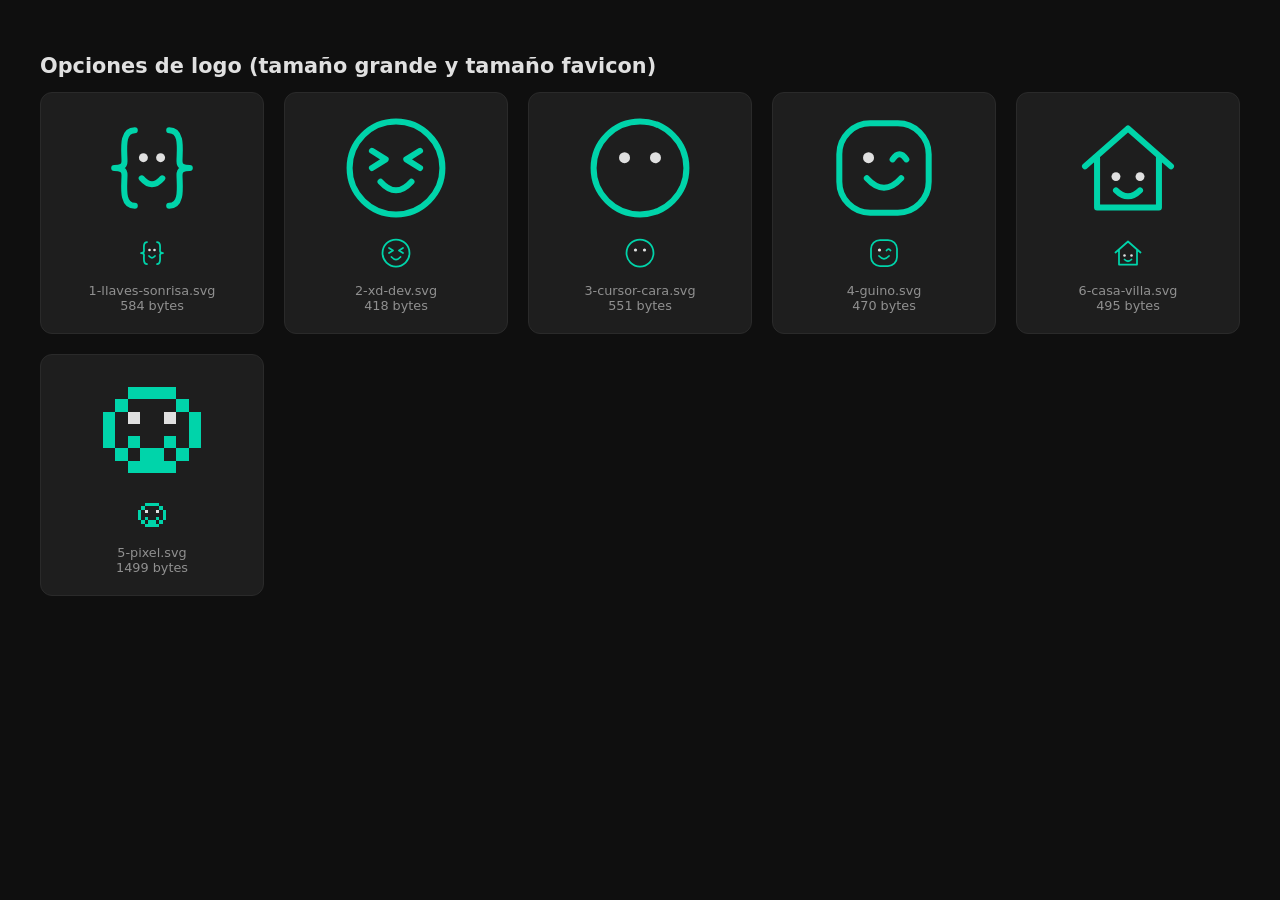
<file: design/logos/preview.html>
<!DOCTYPE html><html lang="es"><meta charset="utf-8"><title>Opciones de logo</title><style>
body{background:#0f0f0f;color:#e0e0e0;font-family:system-ui;padding:32px}h1{font-size:1.3rem}
main{display:grid;grid-template-columns:repeat(auto-fit,minmax(200px,1fr));gap:20px}
figure{margin:0;background:#1e1e1e;border:1px solid #2a2a2a;border-radius:12px;padding:20px;text-align:center}
.big svg{width:110px;height:110px}.small svg{width:32px;height:32px;margin:10px}figcaption{font-size:.8rem;color:#909090}</style>
<h1>Opciones de logo (tamaño grande y tamaño favicon)</h1><main><figure><div class="big"><svg xmlns="http://www.w3.org/2000/svg" viewBox="0 0 64 64" width="64" height="64" role="img" aria-label="Logo de Dylan Villacorta"><path d="M22 10C14 10 16 22 16 28c0 3-2 4-6 4 4 0 6 1 6 4 0 6-2 18 6 18M42 10c8 0 6 12 6 18 0 3 2 4 6 4-4 0-6 1-6 4 0 6 2 18-6 18" fill="none" stroke="#00d4aa" stroke-width="3.5" stroke-linecap="round" stroke-linejoin="round"/><circle cx="27" cy="26" r="2.6" fill="#e0e0e0"/><circle cx="37" cy="26" r="2.6" fill="#e0e0e0"/><path d="M26 38q6 7 12 0" fill="none" stroke="#00d4aa" stroke-width="3.5" stroke-linecap="round" stroke-linejoin="round"/></svg>
</div><div class="small"><svg xmlns="http://www.w3.org/2000/svg" viewBox="0 0 64 64" width="64" height="64" role="img" aria-label="Logo de Dylan Villacorta"><path d="M22 10C14 10 16 22 16 28c0 3-2 4-6 4 4 0 6 1 6 4 0 6-2 18 6 18M42 10c8 0 6 12 6 18 0 3 2 4 6 4-4 0-6 1-6 4 0 6 2 18-6 18" fill="none" stroke="#00d4aa" stroke-width="3.5" stroke-linecap="round" stroke-linejoin="round"/><circle cx="27" cy="26" r="2.6" fill="#e0e0e0"/><circle cx="37" cy="26" r="2.6" fill="#e0e0e0"/><path d="M26 38q6 7 12 0" fill="none" stroke="#00d4aa" stroke-width="3.5" stroke-linecap="round" stroke-linejoin="round"/></svg>
</div><figcaption>1-llaves-sonrisa.svg<br>584 bytes</figcaption></figure>
<figure><div class="big"><svg xmlns="http://www.w3.org/2000/svg" viewBox="0 0 64 64" width="64" height="64" role="img" aria-label="Logo de Dylan Villacorta"><circle cx="32" cy="32" r="27" fill="none" stroke="#00d4aa" stroke-width="3.5" stroke-linecap="round" stroke-linejoin="round"/><path d="M18 22l8 5-8 5M46 22l-8 5 8 5M23 40q9 10 18 0" fill="none" stroke="#00d4aa" stroke-width="3.5" stroke-linecap="round" stroke-linejoin="round"/></svg>
</div><div class="small"><svg xmlns="http://www.w3.org/2000/svg" viewBox="0 0 64 64" width="64" height="64" role="img" aria-label="Logo de Dylan Villacorta"><circle cx="32" cy="32" r="27" fill="none" stroke="#00d4aa" stroke-width="3.5" stroke-linecap="round" stroke-linejoin="round"/><path d="M18 22l8 5-8 5M46 22l-8 5 8 5M23 40q9 10 18 0" fill="none" stroke="#00d4aa" stroke-width="3.5" stroke-linecap="round" stroke-linejoin="round"/></svg>
</div><figcaption>2-xd-dev.svg<br>418 bytes</figcaption></figure>
<figure><div class="big"><svg xmlns="http://www.w3.org/2000/svg" viewBox="0 0 64 64" width="64" height="64" role="img" aria-label="Logo de Dylan Villacorta"><circle cx="32" cy="32" r="27" fill="none" stroke="#00d4aa" stroke-width="3.5" stroke-linecap="round" stroke-linejoin="round"/><circle cx="23" cy="26" r="3.2" fill="#e0e0e0"/><circle cx="41" cy="26" r="3.2" fill="#e0e0e0"/><rect x="23" y="39" width="18" height="5" rx="1.5" fill="#00d4aa"><animate attributeName="opacity" values="1;1;0;0;1" keyTimes="0;0.5;0.5;0.9;1" dur="1.4s" repeatCount="indefinite"/></rect></svg>
</div><div class="small"><svg xmlns="http://www.w3.org/2000/svg" viewBox="0 0 64 64" width="64" height="64" role="img" aria-label="Logo de Dylan Villacorta"><circle cx="32" cy="32" r="27" fill="none" stroke="#00d4aa" stroke-width="3.5" stroke-linecap="round" stroke-linejoin="round"/><circle cx="23" cy="26" r="3.2" fill="#e0e0e0"/><circle cx="41" cy="26" r="3.2" fill="#e0e0e0"/><rect x="23" y="39" width="18" height="5" rx="1.5" fill="#00d4aa"><animate attributeName="opacity" values="1;1;0;0;1" keyTimes="0;0.5;0.5;0.9;1" dur="1.4s" repeatCount="indefinite"/></rect></svg>
</div><figcaption>3-cursor-cara.svg<br>551 bytes</figcaption></figure>
<figure><div class="big"><svg xmlns="http://www.w3.org/2000/svg" viewBox="0 0 64 64" width="64" height="64" role="img" aria-label="Logo de Dylan Villacorta"><rect x="6" y="6" width="52" height="52" rx="18" fill="none" stroke="#00d4aa" stroke-width="3.5" stroke-linecap="round" stroke-linejoin="round"/><circle cx="23" cy="26" r="3.2" fill="#e0e0e0"/><path d="M37 27q4-6 8 0M22 38q10 11 20 0" fill="none" stroke="#00d4aa" stroke-width="3.5" stroke-linecap="round" stroke-linejoin="round"/></svg>
</div><div class="small"><svg xmlns="http://www.w3.org/2000/svg" viewBox="0 0 64 64" width="64" height="64" role="img" aria-label="Logo de Dylan Villacorta"><rect x="6" y="6" width="52" height="52" rx="18" fill="none" stroke="#00d4aa" stroke-width="3.5" stroke-linecap="round" stroke-linejoin="round"/><circle cx="23" cy="26" r="3.2" fill="#e0e0e0"/><path d="M37 27q4-6 8 0M22 38q10 11 20 0" fill="none" stroke="#00d4aa" stroke-width="3.5" stroke-linecap="round" stroke-linejoin="round"/></svg>
</div><figcaption>4-guino.svg<br>470 bytes</figcaption></figure>
<figure><div class="big"><svg xmlns="http://www.w3.org/2000/svg" viewBox="0 0 64 64" width="64" height="64" role="img" aria-label="Logo de Dylan Villacorta"><path d="M7 31L32 9l25 22M14 26v29h36V26" fill="none" stroke="#00d4aa" stroke-width="3.5" stroke-linecap="round" stroke-linejoin="round"/><circle cx="25" cy="37" r="2.6" fill="#e0e0e0"/><circle cx="39" cy="37" r="2.6" fill="#e0e0e0"/><path d="M25 45q7 7 14 0" fill="none" stroke="#00d4aa" stroke-width="3.5" stroke-linecap="round" stroke-linejoin="round"/></svg>
</div><div class="small"><svg xmlns="http://www.w3.org/2000/svg" viewBox="0 0 64 64" width="64" height="64" role="img" aria-label="Logo de Dylan Villacorta"><path d="M7 31L32 9l25 22M14 26v29h36V26" fill="none" stroke="#00d4aa" stroke-width="3.5" stroke-linecap="round" stroke-linejoin="round"/><circle cx="25" cy="37" r="2.6" fill="#e0e0e0"/><circle cx="39" cy="37" r="2.6" fill="#e0e0e0"/><path d="M25 45q7 7 14 0" fill="none" stroke="#00d4aa" stroke-width="3.5" stroke-linecap="round" stroke-linejoin="round"/></svg>
</div><figcaption>6-casa-villa.svg<br>495 bytes</figcaption></figure>
<figure><div class="big"><svg xmlns="http://www.w3.org/2000/svg" viewBox="-0.5 -0.5 9 8" width="72" height="64" role="img" aria-label="Logo de Dylan Villacorta"><g shape-rendering="crispEdges"><rect x="2" y="0" width="1" height="1" fill="#00d4aa"/><rect x="3" y="0" width="1" height="1" fill="#00d4aa"/><rect x="4" y="0" width="1" height="1" fill="#00d4aa"/><rect x="5" y="0" width="1" height="1" fill="#00d4aa"/><rect x="1" y="1" width="1" height="1" fill="#00d4aa"/><rect x="6" y="1" width="1" height="1" fill="#00d4aa"/><rect x="0" y="2" width="1" height="1" fill="#00d4aa"/><rect x="2" y="2" width="1" height="1" fill="#e0e0e0"/><rect x="5" y="2" width="1" height="1" fill="#e0e0e0"/><rect x="7" y="2" width="1" height="1" fill="#00d4aa"/><rect x="0" y="3" width="1" height="1" fill="#00d4aa"/><rect x="7" y="3" width="1" height="1" fill="#00d4aa"/><rect x="0" y="4" width="1" height="1" fill="#00d4aa"/><rect x="2" y="4" width="1" height="1" fill="#00d4aa"/><rect x="5" y="4" width="1" height="1" fill="#00d4aa"/><rect x="7" y="4" width="1" height="1" fill="#00d4aa"/><rect x="1" y="5" width="1" height="1" fill="#00d4aa"/><rect x="3" y="5" width="1" height="1" fill="#00d4aa"/><rect x="4" y="5" width="1" height="1" fill="#00d4aa"/><rect x="6" y="5" width="1" height="1" fill="#00d4aa"/><rect x="2" y="6" width="1" height="1" fill="#00d4aa"/><rect x="3" y="6" width="1" height="1" fill="#00d4aa"/><rect x="4" y="6" width="1" height="1" fill="#00d4aa"/><rect x="5" y="6" width="1" height="1" fill="#00d4aa"/></g></svg>
</div><div class="small"><svg xmlns="http://www.w3.org/2000/svg" viewBox="-0.5 -0.5 9 8" width="72" height="64" role="img" aria-label="Logo de Dylan Villacorta"><g shape-rendering="crispEdges"><rect x="2" y="0" width="1" height="1" fill="#00d4aa"/><rect x="3" y="0" width="1" height="1" fill="#00d4aa"/><rect x="4" y="0" width="1" height="1" fill="#00d4aa"/><rect x="5" y="0" width="1" height="1" fill="#00d4aa"/><rect x="1" y="1" width="1" height="1" fill="#00d4aa"/><rect x="6" y="1" width="1" height="1" fill="#00d4aa"/><rect x="0" y="2" width="1" height="1" fill="#00d4aa"/><rect x="2" y="2" width="1" height="1" fill="#e0e0e0"/><rect x="5" y="2" width="1" height="1" fill="#e0e0e0"/><rect x="7" y="2" width="1" height="1" fill="#00d4aa"/><rect x="0" y="3" width="1" height="1" fill="#00d4aa"/><rect x="7" y="3" width="1" height="1" fill="#00d4aa"/><rect x="0" y="4" width="1" height="1" fill="#00d4aa"/><rect x="2" y="4" width="1" height="1" fill="#00d4aa"/><rect x="5" y="4" width="1" height="1" fill="#00d4aa"/><rect x="7" y="4" width="1" height="1" fill="#00d4aa"/><rect x="1" y="5" width="1" height="1" fill="#00d4aa"/><rect x="3" y="5" width="1" height="1" fill="#00d4aa"/><rect x="4" y="5" width="1" height="1" fill="#00d4aa"/><rect x="6" y="5" width="1" height="1" fill="#00d4aa"/><rect x="2" y="6" width="1" height="1" fill="#00d4aa"/><rect x="3" y="6" width="1" height="1" fill="#00d4aa"/><rect x="4" y="6" width="1" height="1" fill="#00d4aa"/><rect x="5" y="6" width="1" height="1" fill="#00d4aa"/></g></svg>
</div><figcaption>5-pixel.svg<br>1499 bytes</figcaption></figure>
</main></html>
</file>
<file: src/styles.css>
* {
  margin: 0;
  padding: 0;
  box-sizing: border-box;
}

:root {
  --bg: #0f0f0f;
  --bg-secondary: #1a1a1a;
  --text: #e0e0e0;
  --text-muted: #909090;
  --accent: #00d4aa;
  --accent-hover: #00b894;
  --card-bg: #1e1e1e;
  --border: #2a2a2a;
  --radius: 8px;
}

html {
  scroll-behavior: smooth;
}

body {
  font-family: 'Segoe UI', 'Inter', system-ui, -apple-system, sans-serif;
  background-color: var(--bg);
  color: var(--text);
  line-height: 1.6;
}

.container {
  max-width: 1100px;
  margin: 0 auto;
  padding: 0 24px;
}

/* Navbar */
.navbar {
  position: fixed;
  top: 0;
  width: 100%;
  background-color: rgba(15, 15, 15, 0.9);
  backdrop-filter: blur(12px);
  border-bottom: 1px solid var(--border);
  z-index: 100;
}

.nav-container {
  max-width: 1100px;
  margin: 0 auto;
  padding: 0 24px;
  display: flex;
  justify-content: space-between;
  align-items: center;
  height: 60px;
}

.nav-logo {
  font-size: 1.4rem;
  font-weight: 700;
  color: var(--accent);
  text-decoration: none;
  letter-spacing: 2px;
}

.nav-links {
  display: flex;
  list-style: none;
  gap: 32px;
}

.nav-links a {
  color: var(--text-muted);
  text-decoration: none;
  font-size: 0.95rem;
  transition: color 0.2s;
}

.nav-links a:hover {
  color: var(--text);
}

/* Hero */
.hero {
  min-height: 100vh;
  display: flex;
  align-items: center;
  justify-content: center;
  text-align: center;
  padding: 100px 24px 60px;
}

.hero-content {
  max-width: 700px;
}

.hero-greeting {
  color: var(--accent);
  font-size: 1.1rem;
  margin-bottom: 12px;
  letter-spacing: 1px;
}

.hero-name {
  font-size: clamp(2.5rem, 6vw, 4rem);
  font-weight: 800;
  margin-bottom: 8px;
}

.hero-role {
  font-size: 1.4rem;
  color: var(--text-muted);
  margin-bottom: 16px;
}

.hero-tagline {
  color: var(--text-muted);
  font-size: 1.05rem;
  margin-bottom: 36px;
  max-width: 500px;
  margin-left: auto;
  margin-right: auto;
}

.hero-buttons {
  display: flex;
  gap: 16px;
  justify-content: center;
  flex-wrap: wrap;
}

.btn {
  display: inline-block;
  padding: 12px 28px;
  border-radius: var(--radius);
  font-size: 0.95rem;
  font-weight: 600;
  text-decoration: none;
  transition: all 0.25s;
  cursor: pointer;
  border: none;
}

.btn-primary {
  background-color: var(--accent);
  color: #0f0f0f;
}

.btn-primary:hover {
  background-color: var(--accent-hover);
  transform: translateY(-2px);
}

.btn-outline {
  border: 2px solid var(--text-muted);
  color: var(--text);
}

.btn-outline:hover {
  border-color: var(--accent);
  color: var(--accent);
}

/* Sections */
section {
  padding: 80px 0;
}

.section-title {
  font-size: 2rem;
  font-weight: 700;
  margin-bottom: 48px;
  text-align: center;
  position: relative;
}

.section-title::after {
  content: '';
  display: block;
  width: 50px;
  height: 3px;
  background-color: var(--accent);
  margin: 16px auto 0;
  border-radius: 2px;
}

/* About */
.about-content {
  max-width: 700px;
  margin: 0 auto;
}

.about-text p {
  color: var(--text-muted);
  margin-bottom: 16px;
  font-size: 1.05rem;
  text-align: center;
}

/* Skills */
.skills-grid {
  display: grid;
  grid-template-columns: repeat(auto-fit, minmax(150px, 1fr));
  gap: 24px;
  max-width: 800px;
  margin: 0 auto;
}

.skill-card {
  background-color: var(--card-bg);
  border: 1px solid var(--border);
  border-radius: var(--radius);
  padding: 32px 16px;
  text-align: center;
  transition: transform 0.25s, border-color 0.25s;
}

.skill-card:hover {
  transform: translateY(-4px);
  border-color: var(--accent);
}

.skill-icon {
  width: 60px;
  height: 60px;
  margin: 0 auto 16px;
}

.skill-icon img {
  width: 100%;
  height: 100%;
  object-fit: contain;
}

.skill-card h3 {
  font-size: 1rem;
  font-weight: 600;
}

/* Projects */
.projects-grid {
  display: grid;
  grid-template-columns: repeat(auto-fit, minmax(280px, 1fr));
  gap: 24px;
}

.project-card {
  background-color: var(--card-bg);
  border: 1px solid var(--border);
  border-radius: var(--radius);
  padding: 28px;
  transition: transform 0.25s, border-color 0.25s;
}

.project-card:hover {
  transform: translateY(-4px);
  border-color: var(--accent);
}

.project-title {
  font-size: 1.15rem;
  font-weight: 700;
  margin-bottom: 12px;
}

.project-desc {
  color: var(--text-muted);
  font-size: 0.95rem;
  margin-bottom: 16px;
}

.project-tags {
  display: flex;
  gap: 8px;
  flex-wrap: wrap;
}

.project-tags span {
  background-color: rgba(0, 212, 170, 0.12);
  color: var(--accent);
  padding: 4px 12px;
  border-radius: 20px;
  font-size: 0.8rem;
  font-weight: 600;
}

/* Contact */
.contact-text {
  text-align: center;
  color: var(--text-muted);
  font-size: 1.05rem;
  margin-bottom: 32px;
}

.contact-links {
  display: flex;
  justify-content: center;
  gap: 24px;
  flex-wrap: wrap;
}

.contact-link {
  display: inline-flex;
  align-items: center;
  gap: 8px;
  padding: 12px 24px;
  background-color: var(--card-bg);
  border: 1px solid var(--border);
  border-radius: var(--radius);
  color: var(--text);
  text-decoration: none;
  font-size: 0.95rem;
  transition: all 0.25s;
}

.contact-link:hover {
  border-color: var(--accent);
  color: var(--accent);
  transform: translateY(-2px);
}

/* Footer */
.footer {
  text-align: center;
  padding: 32px 24px;
  border-top: 1px solid var(--border);
  color: var(--text-muted);
  font-size: 0.85rem;
}

/* Responsive */
@media (max-width: 768px) {
  .nav-links {
    display: none;
  }

  .hero {
    padding-top: 80px;
  }

  .skills-grid {
    grid-template-columns: repeat(3, 1fr);
  }
}

@media (max-width: 480px) {
  .skills-grid {
    grid-template-columns: repeat(2, 1fr);
  }
}
</file>
<file: app/frontend/styles.css>
/* Dylan Villacorta — Noir one-sheet. Two inks (black + amber) on cream stock. */

@font-face {
  font-family: "Anton";
  src: url("fonts/Anton-Regular.ttf") format("truetype");
  font-weight: 400;
  font-style: normal;
  font-display: swap;
}

* {
  margin: 0;
  padding: 0;
  box-sizing: border-box;
}

:root {
  --paper: #e9dfc7;
  --paper-2: #ddd2b6;
  --ink: #14110f;
  --ink-dim: #4a4236;
  --amber: #d79b1f;
  --paper-on-ink: #d8cfb8;
  --focus: var(--ink);
  --display: "Anton", "Arial Narrow", "Segoe UI", sans-serif;
  --text: "Segoe UI", system-ui, -apple-system, "Helvetica Neue", Arial, sans-serif;
  --topbar: 56px;
  --ease: cubic-bezier(0.16, 1, 0.3, 1);
}

html {
  scroll-padding-top: calc(var(--topbar) + 16px);
  scrollbar-color: var(--ink) var(--paper);
}

@media (prefers-reduced-motion: no-preference) {
  html {
    scroll-behavior: smooth;
  }
}

body {
  font-family: var(--text);
  background-color: var(--paper);
  color: var(--ink);
  line-height: 1.6;
  caret-color: var(--amber);
}

::selection {
  background: var(--amber);
  color: var(--ink);
}

a {
  color: inherit;
}

.wrap {
  max-width: 1180px;
  margin: 0 auto;
  padding: 0 24px;
}

/* Top bar */
.topbar {
  position: fixed;
  inset: 0 0 auto 0;
  z-index: 100;
  height: var(--topbar);
  display: flex;
  align-items: center;
  justify-content: space-between;
  padding: 0 24px;
  background-color: var(--paper);
  border-bottom: 2px solid var(--ink);
}

.brand {
  display: inline-flex;
  align-items: center;
  min-width: 44px;
  min-height: 44px;
  color: var(--ink);
}

.nav-links {
  display: flex;
  list-style: none;
  gap: 8px;
}

.nav-links a {
  display: inline-flex;
  align-items: center;
  min-height: 44px;
  padding: 0 12px;
  font-size: 0.8rem;
  font-weight: 700;
  letter-spacing: 0.08em;
  text-transform: uppercase;
  text-decoration: none;
  white-space: nowrap;
}

.nav-links a:hover {
  background-color: var(--amber);
}

/* Poster sheet (first viewport) */
.sheet {
  min-height: 100svh;
  padding-top: var(--topbar);
  display: grid;
  grid-template-columns: minmax(0, 7fr) minmax(0, 5fr);
  grid-template-rows: minmax(0, 1fr) auto;
  background-color: var(--paper);
}

.sheet-title {
  grid-column: 1;
  grid-row: 1;
  display: flex;
  flex-direction: column;
  justify-content: space-between;
  height: 100%;
  padding: clamp(28px, 6vw, 80px) clamp(24px, 5vw, 72px);
}

.title {
  font-family: var(--display);
  font-weight: 400;
  font-size: clamp(3.5rem, 10.5vw, 8rem);
  line-height: 0.95;
  letter-spacing: 0.005em;
  text-transform: uppercase;
  color: var(--ink);
}

.title span {
  display: block;
}

.sheet-lead {
  margin-top: auto;
  padding-top: 28px;
}

.role {
  font-size: clamp(1rem, 2vw, 1.3rem);
  font-weight: 700;
  letter-spacing: 0.14em;
  text-transform: uppercase;
}

.tagline {
  margin-top: 12px;
  max-width: 34ch;
  font-size: 1.1rem;
  color: var(--ink-dim);
}

.wall {
  grid-column: 2;
  grid-row: 1;
  position: relative;
  overflow: hidden;
  background-color: var(--amber);
  border-left: 2px solid var(--ink);
}

.scene {
  position: absolute;
  inset: 0;
  width: 100%;
  height: 100%;
  display: block;
}

.scene-wall {
  fill: var(--amber);
}

.scene-street,
.scene-figure {
  fill: var(--ink);
}

.scene-shadow {
  fill: var(--ink);
  transform-box: view-box;
  transform-origin: 4.5px 460px;
  transform: skewX(-29deg) scale(1.8, 2.7);
}

@media (prefers-reduced-motion: no-preference) {
  .scene-shadow {
    animation: swing 11s ease-in-out infinite alternate;
  }
}

@keyframes swing {
  from {
    transform: skewX(-26deg) scale(1.8, 2.8);
  }
  to {
    transform: skewX(-32deg) scale(1.8, 2.6);
  }
}

/* Billing block */
.billing {
  --focus: var(--amber);
  grid-column: 1 / -1;
  grid-row: 2;
  display: grid;
  grid-template-columns: minmax(0, 1fr) auto;
  align-items: center;
  gap: 24px 48px;
  padding: 24px clamp(24px, 5vw, 72px);
  background-color: var(--ink);
  color: var(--paper);
  border-top: 2px solid var(--ink);
}

.credits {
  list-style: none;
  display: grid;
  grid-template-columns: repeat(2, minmax(0, 1fr));
  gap: 0 40px;
}

.credits li {
  border-top: 1px solid rgba(233, 223, 199, 0.35);
}

.credits a {
  display: flex;
  justify-content: space-between;
  align-items: baseline;
  gap: 16px;
  min-height: 48px;
  padding: 10px 0;
  text-decoration: none;
}

.credit-name {
  font-family: var(--display);
  font-size: 1.35rem;
  letter-spacing: 0.03em;
  text-transform: uppercase;
}

.credit-stack {
  font-size: 0.85rem;
  color: var(--amber);
  text-align: right;
}

.credits a:hover .credit-name {
  color: var(--amber);
}

/* Buttons */
.btn {
  display: inline-flex;
  align-items: center;
  justify-content: center;
  gap: 10px;
  min-height: 48px;
  padding: 12px 28px;
  border: 2px solid var(--ink);
  background: transparent;
  color: var(--ink);
  font-family: var(--text);
  font-size: 0.95rem;
  font-weight: 700;
  letter-spacing: 0.08em;
  text-transform: uppercase;
  text-decoration: none;
  cursor: pointer;
  transition: background-color 0.2s var(--ease), color 0.2s var(--ease), border-color 0.2s var(--ease);
}

.btn-amber {
  background-color: var(--amber);
  color: var(--ink);
}

.btn-amber:hover {
  background-color: var(--ink);
  color: var(--amber);
}

.btn-line:hover {
  background-color: var(--ink);
  color: var(--paper);
}

.billing .btn-amber {
  border-color: var(--amber);
}

.billing .btn-amber:hover {
  background-color: var(--paper);
  border-color: var(--paper);
  color: var(--ink);
}

.contact-icon {
  flex-shrink: 0;
}

/* Sections */
section {
  padding: 96px 0;
}

.sheet {
  padding-bottom: 0;
}

.h2 {
  margin-bottom: 40px;
  font-family: var(--display);
  font-weight: 400;
  font-size: clamp(2.5rem, 6vw, 4.5rem);
  line-height: 1;
  letter-spacing: 0.005em;
  text-transform: uppercase;
  text-wrap: balance;
}

/* Projects */
.project-list {
  margin-inline: -16px;
  border-bottom: 2px solid var(--ink);
}

.project {
  display: grid;
  grid-template-columns: minmax(0, 5fr) minmax(0, 2fr) minmax(0, 5fr);
  gap: 8px 32px;
  align-items: baseline;
  padding: 28px 16px;
  border-top: 2px solid var(--ink);
  transition: background-color 0.2s var(--ease);
}

.project:hover,
.project:target {
  background-color: var(--amber);
}

.project-title {
  font-family: var(--display);
  font-weight: 400;
  font-size: clamp(1.7rem, 3.4vw, 2.4rem);
  line-height: 1.05;
  letter-spacing: 0.02em;
  text-transform: uppercase;
}

.project-stack {
  font-size: 0.85rem;
  font-weight: 700;
  letter-spacing: 0.08em;
  text-transform: uppercase;
}

.project-desc {
  max-width: 60ch;
  font-size: 1.05rem;
}

.projects-more {
  margin-top: 28px;
  font-weight: 700;
}

.projects-more a {
  text-underline-offset: 5px;
  text-decoration-thickness: 2px;
}

.projects-more a:hover {
  background-color: var(--amber);
}

/* About */
.about {
  --focus: var(--amber);
  background-color: var(--ink);
  color: var(--paper);
}

.about-grid {
  display: grid;
  grid-template-columns: minmax(0, 5fr) minmax(0, 7fr);
  gap: 24px 56px;
  align-items: start;
}

.about .h2 {
  margin-bottom: 0;
}

.about-text p {
  max-width: 62ch;
  margin-bottom: 1.2em;
  font-size: 1.1rem;
  line-height: 1.7;
  color: var(--paper-on-ink);
}

.about-text p:last-child {
  margin-bottom: 0;
}

/* Skills */
.skills {
  background-color: var(--amber);
  color: var(--ink);
}

.skill-list {
  list-style: none;
  display: flex;
  flex-wrap: wrap;
  gap: 8px 48px;
}

.skill-list li {
  font-family: var(--display);
  font-size: clamp(2.6rem, 8vw, 6rem);
  line-height: 1.05;
  text-transform: uppercase;
}

/* Contact */
.contact {
  position: relative;
  overflow: hidden;
}

.contact-shadow {
  position: absolute;
  right: 0;
  bottom: 0;
  width: clamp(240px, 35vw, 480px);
  height: clamp(160px, 28vw, 320px);
  color: var(--ink);
  pointer-events: none;
  z-index: 0;
}

.contact-shadow svg {
  width: 100%;
  height: 100%;
  display: block;
  fill: currentColor;
}

.contact .wrap {
  position: relative;
  z-index: 1;
}

.contact-text {
  max-width: 18ch;
  margin-bottom: 36px;
  font-family: var(--display);
  font-size: clamp(2rem, 5vw, 3.4rem);
  line-height: 1.05;
  text-transform: uppercase;
  text-wrap: balance;
}

.contact-links {
  display: flex;
  flex-wrap: wrap;
  gap: 16px;
}

.contact-email-badge {
  display: flex;
  align-items: center;
  flex-wrap: wrap;
  gap: 10px;
  margin-top: 28px;
  font-size: 0.95rem;
}

.email-badge-btn {
  display: inline-flex;
  align-items: center;
  gap: 8px;
  min-height: 44px;
  padding: 8px 16px;
  background: transparent;
  border: 2px dashed var(--ink);
  color: var(--ink);
  font-family: inherit;
  font-size: 0.92rem;
  font-weight: 600;
  cursor: pointer;
  transition: background-color 0.2s var(--ease);
}

.email-badge-btn:hover {
  background-color: var(--amber);
  border-style: solid;
}

.email-badge-btn .check-icon {
  display: none;
}

.email-badge-btn.copied {
  background-color: var(--amber);
  border-style: solid;
}

.email-badge-btn.copied .copy-icon {
  display: none;
}

.email-badge-btn.copied .check-icon {
  display: inline-block;
}

/* Footer */
.footer {
  --focus: var(--amber);
  padding: 32px 24px;
  text-align: center;
  background-color: var(--ink);
  color: var(--paper-on-ink);
  font-size: 0.88rem;
}

.footer-legal {
  display: flex;
  justify-content: center;
  flex-wrap: wrap;
  gap: 4px 20px;
  margin-top: 10px;
}

.footer-legal a {
  display: inline-flex;
  align-items: center;
  min-height: 44px;
  text-decoration: underline;
  text-underline-offset: 3px;
}

.footer-legal a:hover {
  color: var(--amber);
}

/* Accessibility */
.sr-only {
  position: absolute;
  width: 1px;
  height: 1px;
  padding: 0;
  margin: -1px;
  overflow: hidden;
  clip: rect(0, 0, 0, 0);
  white-space: nowrap;
  border: 0;
}

.skip-link {
  position: fixed;
  top: 8px;
  left: 8px;
  z-index: 2000;
  padding: 10px 18px;
  background-color: var(--amber);
  color: var(--ink);
  border: 2px solid var(--ink);
  font-weight: 700;
  text-decoration: none;
  transform: translateY(-200%);
}

.skip-link:focus {
  transform: translateY(0);
}

:focus-visible {
  outline: 3px solid var(--focus);
  outline-offset: 3px;
}

@media (prefers-reduced-motion: reduce) {
  *,
  *::before,
  *::after {
    animation-duration: 0.01ms !important;
    animation-iteration-count: 1 !important;
    transition-duration: 0.01ms !important;
  }
}

/* Responsive */
@media (max-width: 900px) {
  .sheet {
    grid-template-columns: 1fr;
    grid-template-rows: auto 28svh auto;
  }

  .sheet-title {
    grid-column: 1;
    grid-row: 1;
    height: auto;
    justify-content: flex-start;
    padding: clamp(16px, 4vw, 24px) clamp(16px, 5vw, 24px) 12px;
  }

  .title {
    font-size: clamp(2.8rem, 11vw, 4.2rem);
  }

  .sheet-lead {
    margin-top: 10px;
    padding-top: 0;
  }

  .role {
    font-size: clamp(0.82rem, 2.4vw, 1.05rem);
    letter-spacing: 0.08em;
  }

  .tagline {
    margin-top: 6px;
    font-size: 0.95rem;
    line-height: 1.4;
  }

  .wall {
    grid-column: 1;
    grid-row: 2;
    border-left: 0;
    border-top: 2px solid var(--ink);
  }

  .scene-shadow {
    transform-origin: 4.5px 460px;
    transform: skewX(-31deg) scale(1.8, 1.9);
  }

  .billing {
    grid-row: 3;
    grid-template-columns: 1fr;
    gap: 12px;
    padding: 12px clamp(16px, 5vw, 24px) 14px;
  }

  .credits {
    grid-template-columns: 1fr;
  }

  .credits a {
    flex-direction: column;
    align-items: flex-start;
    justify-content: center;
    gap: 2px;
    min-height: 44px;
    padding: 4px 0;
  }

  .credit-name {
    font-size: 1.05rem;
    line-height: 1.15;
  }

  .credit-stack {
    text-align: left;
    font-size: 0.75rem;
    line-height: 1.2;
  }

  .billing .btn {
    width: 100%;
    min-height: 44px;
    padding: 10px 20px;
  }

  .project {
    grid-template-columns: 1fr;
    gap: 6px;
  }

  .about-grid {
    grid-template-columns: 1fr;
  }

  .about .h2 {
    margin-bottom: 8px;
  }
}

@media (max-width: 900px) and (prefers-reduced-motion: no-preference) {
  .scene-shadow {
    animation: swing-mobile 11s ease-in-out infinite alternate;
  }
}

@keyframes swing-mobile {
  from {
    transform: skewX(-28deg) scale(1.8, 1.95);
  }
  to {
    transform: skewX(-34deg) scale(1.8, 1.85);
  }
}

@media (max-width: 560px) {
  section {
    padding: 72px 0;
  }

  .contact {
    padding-bottom: 88px;
  }

  .topbar {
    padding: 0 8px;
  }

  .nav-links {
    gap: 4px;
  }

  .nav-links a {
    min-height: 44px;
    padding: 0 4px;
    font-size: 0.71rem;
    letter-spacing: 0.02em;
    white-space: nowrap;
  }

  .contact-shadow {
    width: 120px;
    height: 60px;
  }
}
</file>
